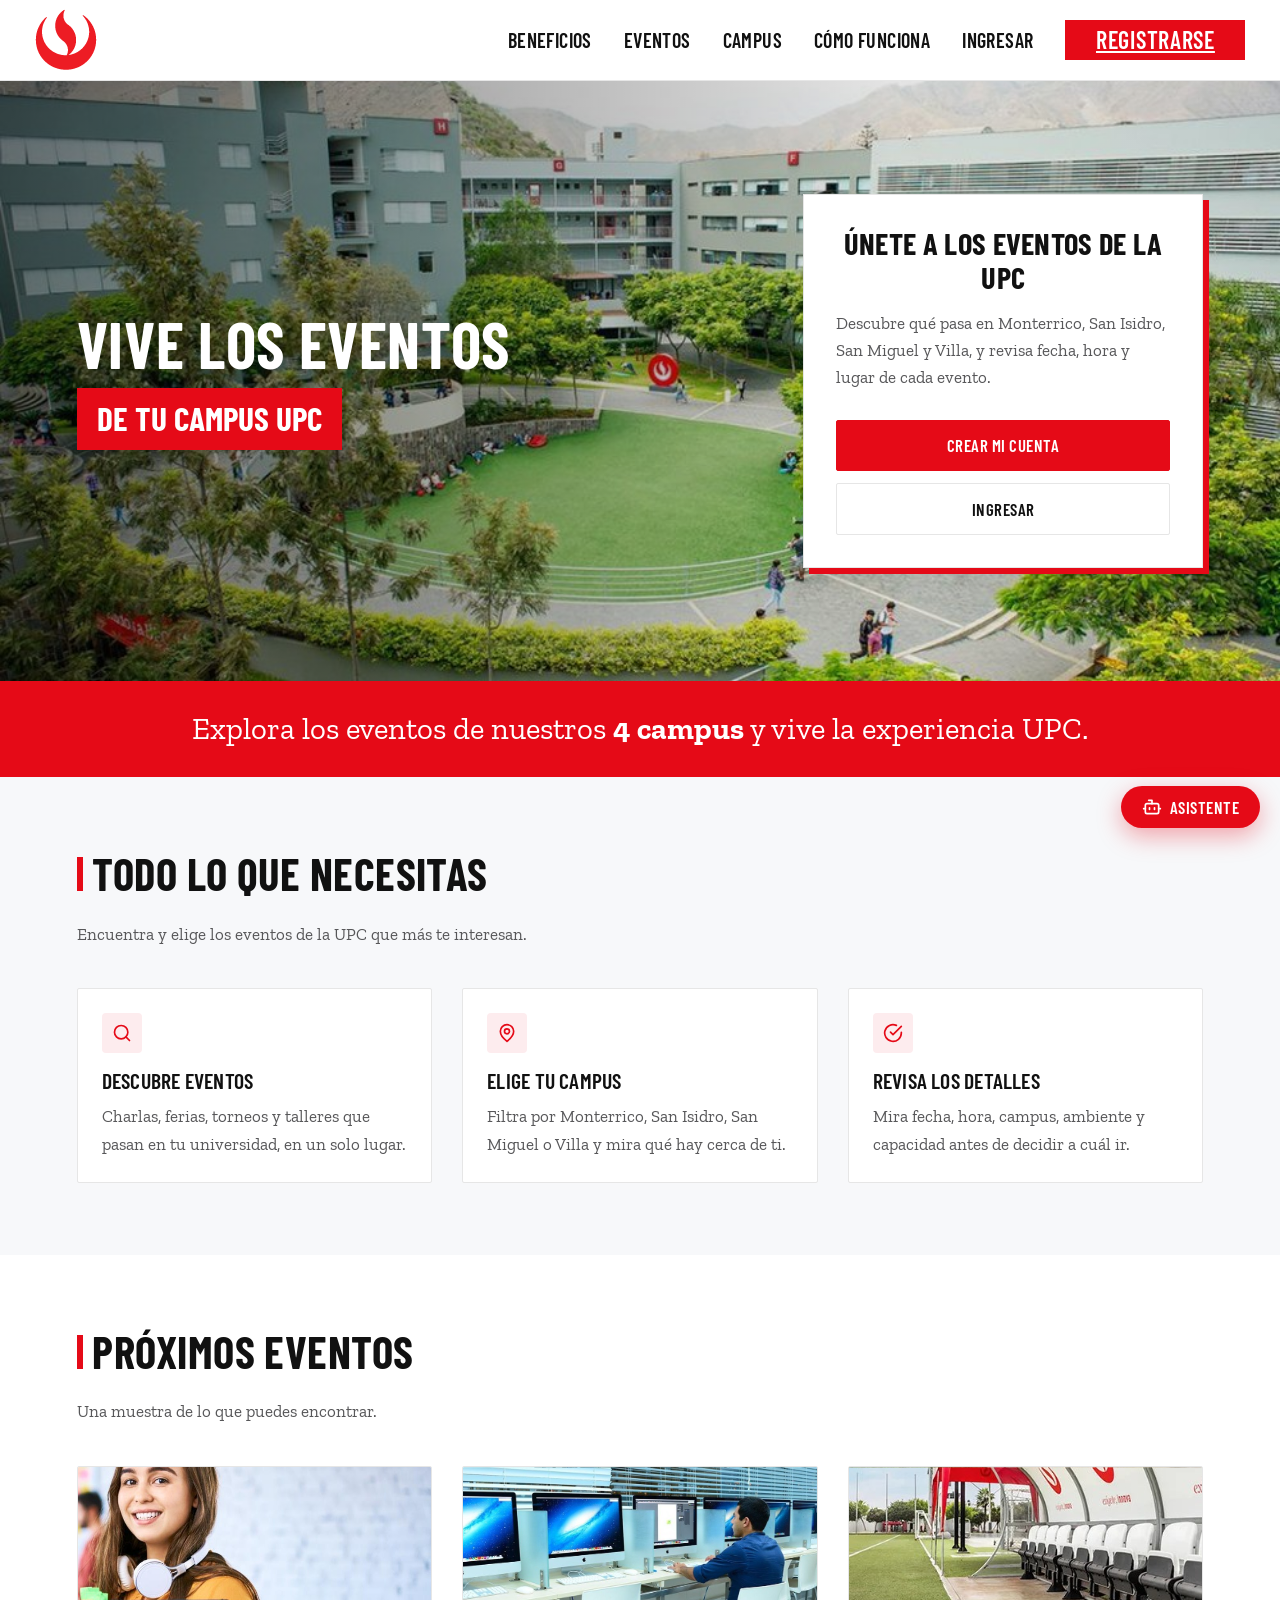
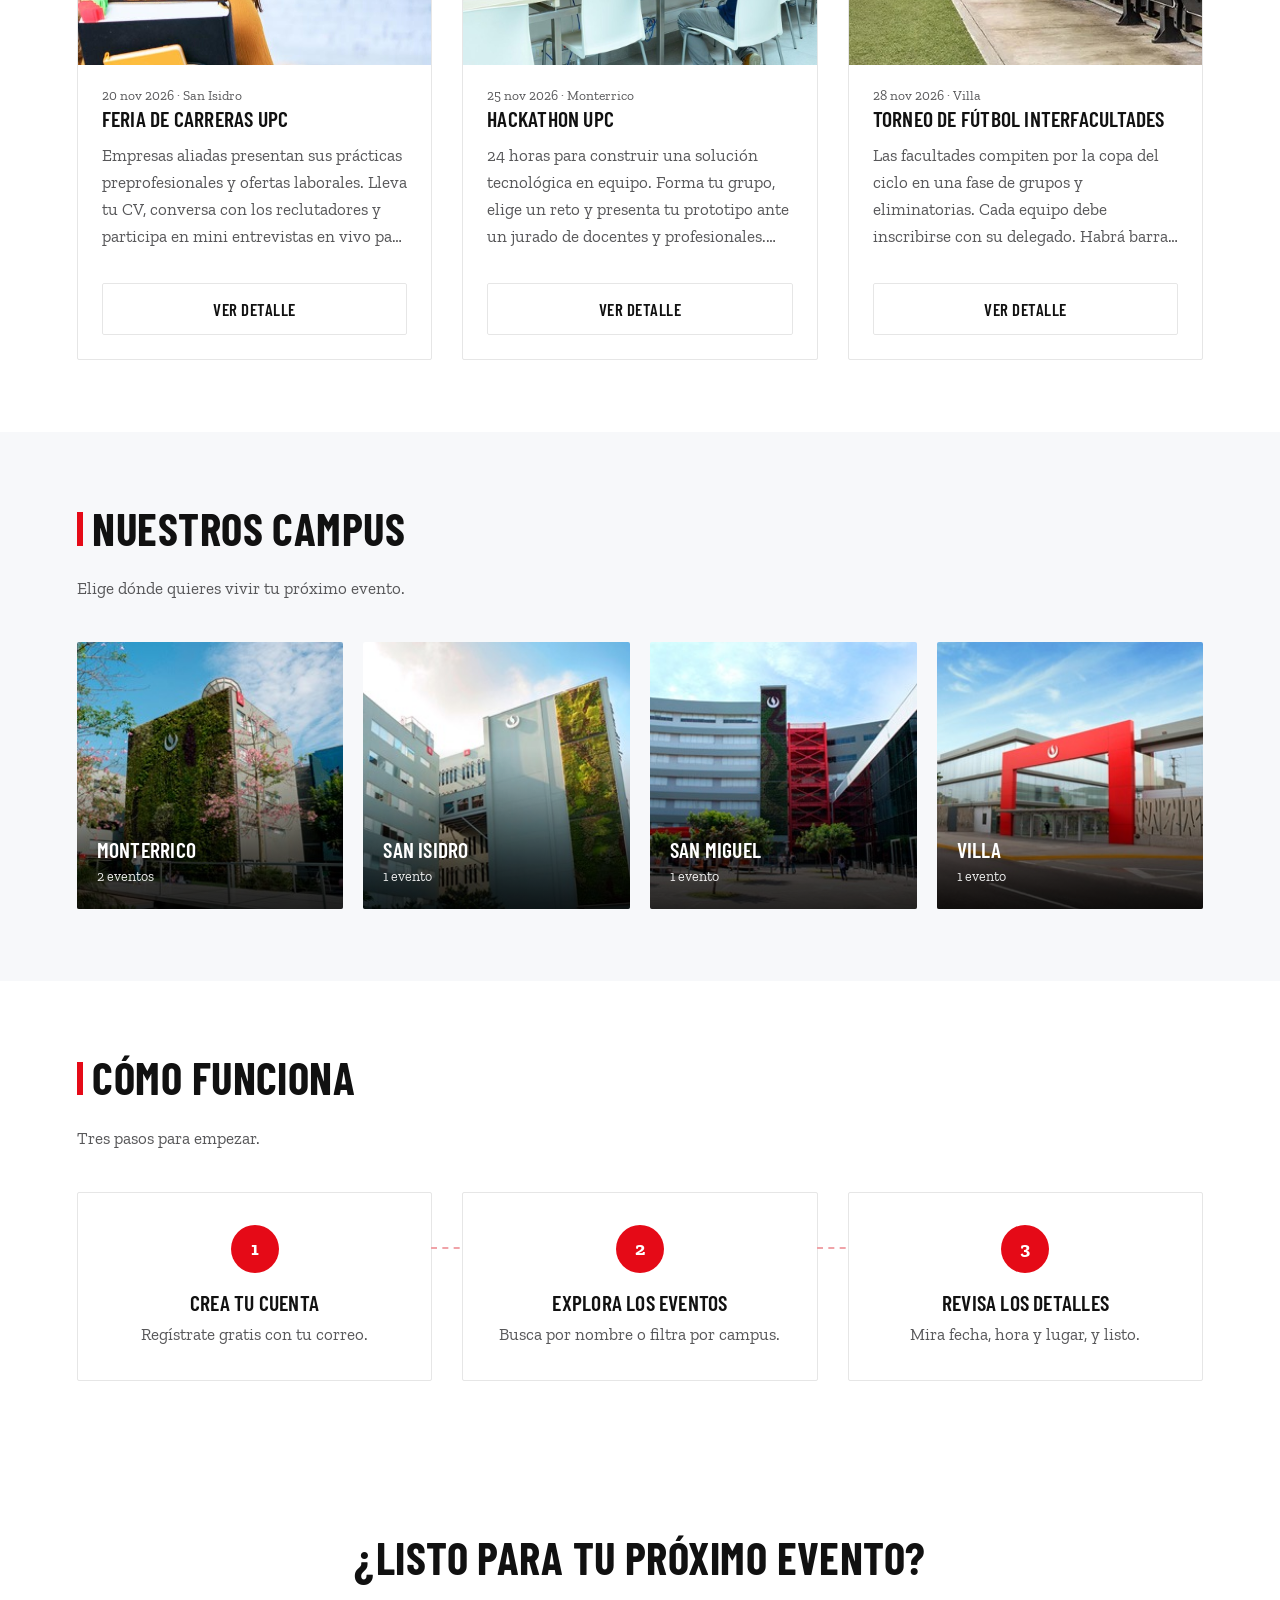
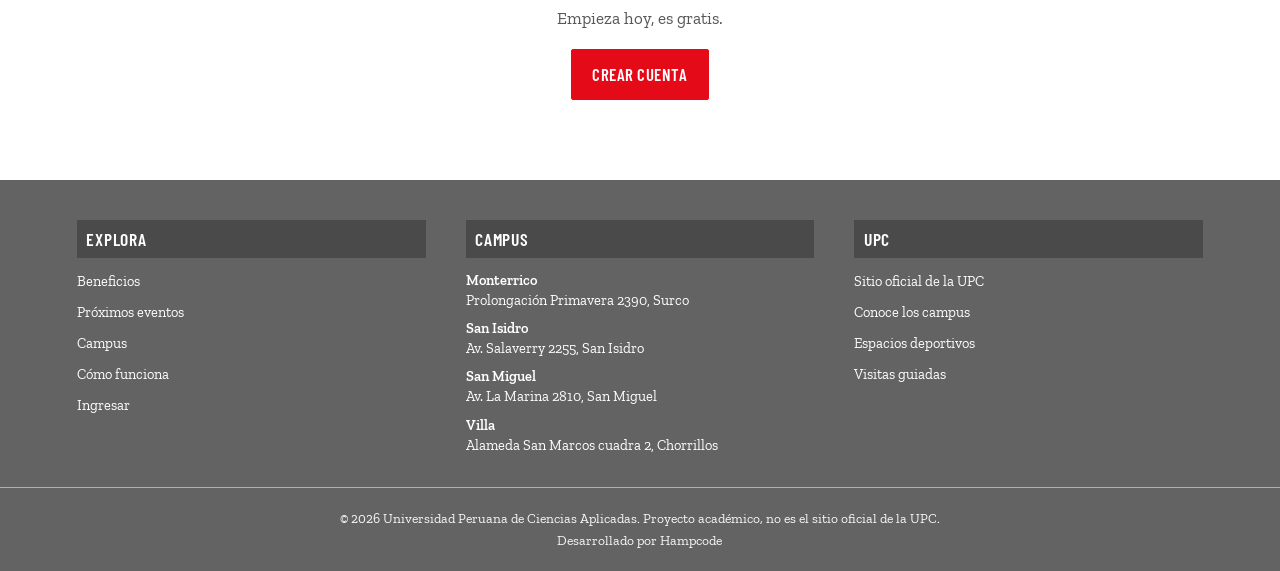
<file: index.html>
<!DOCTYPE html>
<html lang="es">
<head>
    <meta charset="UTF-8">
    <meta name="viewport" content="width=device-width, initial-scale=1.0">
    <title>Universidad Peruana de Ciencias Aplicadas | UPC</title>
    <meta name="description" content="Descubre los eventos de los campus de la UPC y mira todos sus detalles.">
    <link rel="icon" type="image/png" href="img/favicon-upc.png">
    <link rel="stylesheet" href="css/style.css">
</head>
<body>
    <header class="navbar">
        <div class="container">
            <a href="index.html" class="logo"><img src="img/favicon-upc.png" alt="UPC - Ir al inicio"></a>
            <input type="checkbox" id="menu-abierto" class="menu-toggle" aria-hidden="true">
            <label for="menu-abierto" class="menu-btn" aria-label="Abrir menú"><span></span><span></span><span></span></label>
            <nav class="nav-links">
                <a href="#beneficios">Beneficios</a>
                <a href="#eventos">Eventos</a>
                <a href="#campus">Campus</a>
                <a href="#como-funciona">Cómo funciona</a>
                <a href="pages/auth/login.html">Ingresar</a>
                <a href="pages/auth/sigin.html" class="btn btn-primary">Registrarse</a>
            </nav>
        </div>
    </header>

    <main>
        <section class="hero">
            <div class="container hero-contenido">
                <div class="hero-text">
                    <h1>Vive los eventos</h1>
                    <p class="hero-etiqueta">de tu campus UPC</p>
                </div>
                <aside class="hero-card">
                    <h2>Únete a los eventos de la UPC</h2>
                    <p>Descubre qué pasa en Monterrico, San Isidro, San Miguel y Villa, y revisa fecha, hora y lugar de cada evento.</p>
                    <a href="pages/auth/sigin.html" class="btn btn-primary btn-block">Crear mi cuenta</a>
                    <a href="pages/auth/login.html" class="btn btn-block">Ingresar</a>
                </aside>
            </div>
        </section>

        <section class="banda">
            <div class="container">
                <p>Explora los eventos de nuestros <strong>4 campus</strong> y vive la experiencia UPC.</p>
            </div>
        </section>

        <section class="section section-soft" id="beneficios">
            <div class="container">
                <div class="section-head">
                    <h2>Todo lo que necesitas</h2>
                    <p>Encuentra y elige los eventos de la UPC que más te interesan.</p>
                </div>
                <div class="grid grid-3">
                    <article class="card">
                        <div class="icon"><svg viewBox="0 0 24 24" fill="none" stroke="currentColor" stroke-width="2" stroke-linecap="round" stroke-linejoin="round" aria-hidden="true"><circle cx="11" cy="11" r="8"/><path d="m21 21-4.3-4.3"/></svg></div>
                        <h3>Descubre eventos</h3>
                        <p>Charlas, ferias, torneos y talleres que pasan en tu universidad, en un solo lugar.</p>
                    </article>
                    <article class="card">
                        <div class="icon"><svg viewBox="0 0 24 24" fill="none" stroke="currentColor" stroke-width="2" stroke-linecap="round" stroke-linejoin="round" aria-hidden="true"><path d="M20 10c0 6-8 12-8 12s-8-6-8-12a8 8 0 0 1 16 0z"/><circle cx="12" cy="10" r="3"/></svg></div>
                        <h3>Elige tu campus</h3>
                        <p>Filtra por Monterrico, San Isidro, San Miguel o Villa y mira qué hay cerca de ti.</p>
                    </article>
                    <article class="card">
                        <div class="icon"><svg viewBox="0 0 24 24" fill="none" stroke="currentColor" stroke-width="2" stroke-linecap="round" stroke-linejoin="round" aria-hidden="true"><path d="M22 11.08V12a10 10 0 1 1-5.93-9.14"/><path d="m9 11 3 3L22 4"/></svg></div>
                        <h3>Revisa los detalles</h3>
                        <p>Mira fecha, hora, campus, ambiente y capacidad antes de decidir a cuál ir.</p>
                    </article>
                </div>
            </div>
        </section>

        <section class="section" id="eventos">
            <div class="container">
                <div class="section-head">
                    <h2>Próximos eventos</h2>
                    <p>Una muestra de lo que puedes encontrar.</p>
                </div>
                <div class="grid grid-3">
                    <article class="card event-card">
                        <div class="event-cover" style="background-image: url('img/eventos/trabajo-grupal.jpg')"></div>
                        <div class="event-body">
                            <p class="event-meta">20 nov 2026 · San Isidro</p>
                            <h3>Feria de Carreras UPC</h3>
                            <p>Empresas aliadas presentan sus prácticas preprofesionales y ofertas laborales. Lleva tu CV, conversa con los reclutadores y participa en mini entrevistas en vivo para conocer qué buscan.</p>
                            <a href="pages/participante/evento.html" class="btn btn-block">Ver detalle</a>
                        </div>
                    </article>
                    <article class="card event-card">
                        <div class="event-cover" style="background-image: url('img/eventos/computo.jpg')"></div>
                        <div class="event-body">
                            <p class="event-meta">25 nov 2026 · Monterrico</p>
                            <h3>Hackathon UPC</h3>
                            <p>24 horas para construir una solución tecnológica en equipo. Forma tu grupo, elige un reto y presenta tu prototipo ante un jurado de docentes y profesionales. Habrá mentorías, snacks y premios para los mejores proyectos.</p>
                            <a href="pages/participante/evento.html" class="btn btn-block">Ver detalle</a>
                        </div>
                    </article>
                    <article class="card event-card">
                        <div class="event-cover" style="background-image: url('img/eventos/cancha.jpg')"></div>
                        <div class="event-body">
                            <p class="event-meta">28 nov 2026 · Villa</p>
                            <h3>Torneo de Fútbol Interfacultades</h3>
                            <p>Las facultades compiten por la copa del ciclo en una fase de grupos y eliminatorias. Cada equipo debe inscribirse con su delegado. Habrá barras, arbitraje oficial y premiación al final de la jornada.</p>
                            <a href="pages/participante/evento.html" class="btn btn-block">Ver detalle</a>
                        </div>
                    </article>
                </div>
            </div>
        </section>

        <section class="section section-soft" id="campus">
            <div class="container">
                <div class="section-head">
                    <h2>Nuestros campus</h2>
                    <p>Elige dónde quieres vivir tu próximo evento.</p>
                </div>
                <div class="campus-grid">
                    <a href="pages/auth/login.html" class="campus-card campus-monterrico">
                        <div class="campus-info"><h3>Monterrico</h3><span class="campus-total">2 eventos</span></div>
                    </a>
                    <a href="pages/auth/login.html" class="campus-card campus-san-isidro">
                        <div class="campus-info"><h3>San Isidro</h3><span class="campus-total">1 evento</span></div>
                    </a>
                    <a href="pages/auth/login.html" class="campus-card campus-san-miguel">
                        <div class="campus-info"><h3>San Miguel</h3><span class="campus-total">1 evento</span></div>
                    </a>
                    <a href="pages/auth/login.html" class="campus-card campus-villa">
                        <div class="campus-info"><h3>Villa</h3><span class="campus-total">1 evento</span></div>
                    </a>
                </div>
            </div>
        </section>

        <section class="section" id="como-funciona">
            <div class="container">
                <div class="section-head">
                    <h2>Cómo funciona</h2>
                    <p>Tres pasos para empezar.</p>
                </div>
                <div class="grid grid-3 steps">
                    <div class="step">
                        <h3>Crea tu cuenta</h3>
                        <p>Regístrate gratis con tu correo.</p>
                    </div>
                    <div class="step">
                        <h3>Explora los eventos</h3>
                        <p>Busca por nombre o filtra por campus.</p>
                    </div>
                    <div class="step">
                        <h3>Revisa los detalles</h3>
                        <p>Mira fecha, hora y lugar, y listo.</p>
                    </div>
                </div>
            </div>
        </section>

        <section class="cta">
            <div class="container">
                <h2>¿Listo para tu próximo evento?</h2>
                <p>Empieza hoy, es gratis.</p>
                <a href="pages/auth/sigin.html" class="btn btn-primary">Crear cuenta</a>
            </div>
        </section>
    </main>

    <footer class="footer">
        <div class="container footer-grid">
            <div>
                <h4>Explora</h4>
                <ul>
                    <li><a href="#beneficios">Beneficios</a></li>
                    <li><a href="#eventos">Próximos eventos</a></li>
                    <li><a href="#campus">Campus</a></li>
                    <li><a href="#como-funciona">Cómo funciona</a></li>
                    <li><a href="pages/auth/login.html">Ingresar</a></li>
                </ul>
            </div>

            <div>
                <h4>Campus</h4>
                <ul class="footer-campus">
                    <li><strong>Monterrico</strong>Prolongación Primavera 2390, Surco</li>
                    <li><strong>San Isidro</strong>Av. Salaverry 2255, San Isidro</li>
                    <li><strong>San Miguel</strong>Av. La Marina 2810, San Miguel</li>
                    <li><strong>Villa</strong>Alameda San Marcos cuadra 2, Chorrillos</li>
                </ul>
            </div>

            <div>
                <h4>UPC</h4>
                <ul>
                    <li><a href="https://www.upc.edu.pe/" target="_blank" rel="noopener">Sitio oficial de la UPC</a></li>
                    <li><a href="https://descubre.upc.edu.pe/conoce-mas-de-upc/campus-upc-instalaciones-infraestructura/" target="_blank" rel="noopener">Conoce los campus</a></li>
                    <li><a href="https://www.upc.edu.pe/servicios/vida-universitaria/espacios-deportivos/" target="_blank" rel="noopener">Espacios deportivos</a></li>
                    <li><a href="https://pregrado.upc.edu.pe/landings/eventos/visitas-guiadas/" target="_blank" rel="noopener">Visitas guiadas</a></li>
                </ul>
            </div>
        </div>

        <div class="footer-final">
            <div class="container">
                <span>© 2026 Universidad Peruana de Ciencias Aplicadas. Proyecto académico, no es el sitio oficial de la UPC.</span>
                <span>Desarrollado por Hampcode</span>
            </div>
        </div>
    </footer>

    <button type="button" class="asistente-boton" id="boton-chat">
        <svg viewBox="0 0 24 24" fill="none" stroke="currentColor" stroke-width="2" stroke-linecap="round" stroke-linejoin="round"><path d="M12 8V4H8"/><rect width="16" height="12" x="4" y="8" rx="2"/><path d="M2 14h2M20 14h2M15 13v2M9 13v2"/></svg>
        Asistente
    </button>

    <section class="asistente-ventana" id="ventana-chat" hidden>
        <div class="chat-head">
            <div><strong>Asistente</strong><span>Te ayuda a encontrar eventos</span></div>
            <button type="button" id="boton-cerrar-chat">Cerrar</button>
        </div>
        <div class="chat-msgs" id="mensajes">
            <div class="msg msg-bot">¡Hola! Cuéntame qué tipo de evento buscas.</div>
        </div>
        <form class="chat-form" id="formulario-chat">
            <input type="text" id="texto-chat" placeholder="Escribe tu pregunta…" autocomplete="off" required>
            <button type="button" class="btn" id="boton-microfono" title="Pulsa y habla">🎤</button>
            <button type="submit" class="btn btn-primary">Enviar</button>
        </form>
    </section>

    <script src="js/localstorage.js"></script>
    <script src="js/events.js"></script>
    <script src="js/agent.js"></script>
</body>
</html>
</file>
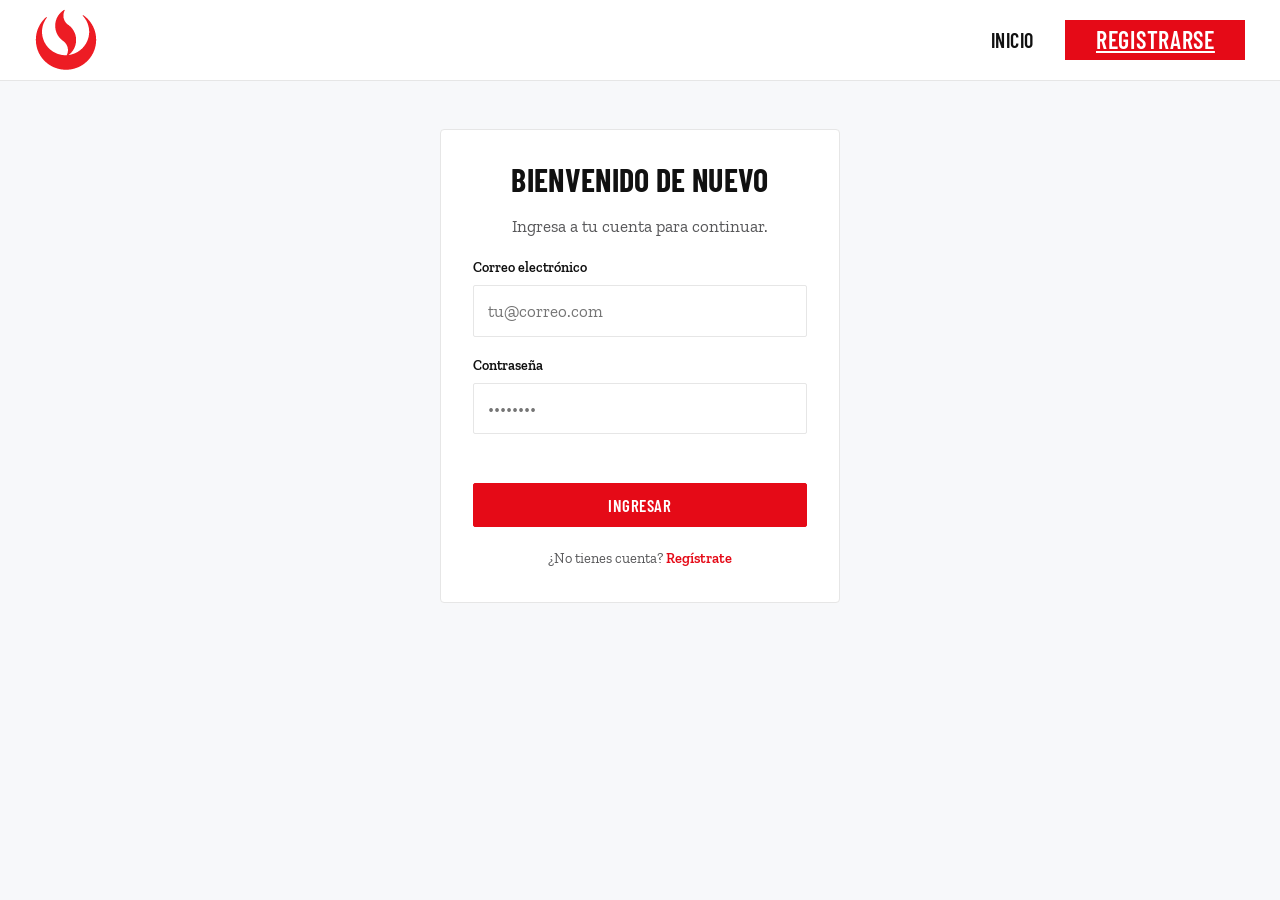
<file: pages/auth/login.html>
<!DOCTYPE html>
<html lang="es">
<head>
    <meta charset="UTF-8">
    <meta name="viewport" content="width=device-width, initial-scale=1.0">
    <title>Ingresar | UPC</title>
    <link rel="icon" type="image/png" href="../../img/favicon-upc.png">
    <link rel="stylesheet" href="../../css/style.css">
</head>
<body class="auth-page">
        <header class="navbar">
        <div class="container">
            <a href="../../index.html" class="logo"><img src="../../img/favicon-upc.png" alt="UPC - Ir al inicio"></a>
            <input type="checkbox" id="menu-abierto" class="menu-toggle" aria-hidden="true">
            <label for="menu-abierto" class="menu-btn" aria-label="Abrir menú"><span></span><span></span><span></span></label>
            <nav class="nav-links">
                <a href="../../index.html">Inicio</a>
                <a href="sigin.html" class="btn btn-primary">Registrarse</a>
            </nav>
        </div>
    </header>

    <main class="auth-box">
        <h1>Bienvenido de nuevo</h1>
        <p>Ingresa a tu cuenta para continuar.</p>

        <form id="formulario-login">
            <div class="field">
                <label for="correo">Correo electrónico</label>
                <input type="email" id="correo" name="correo" placeholder="tu@correo.com" required>
            </div>
            <div class="field">
                <label for="contrasena">Contraseña</label>
                <input type="password" id="contrasena" name="contrasena" placeholder="••••••••" required>
            </div>
            <p class="form-error" id="mensaje-error"></p>
            <button type="submit" class="btn btn-primary btn-block">Ingresar</button>
        </form>

        <p class="auth-foot">¿No tienes cuenta? <a href="sigin.html">Regístrate</a></p>
    </main>
    <script src="../../js/localstorage.js"></script>
    <script src="../../js/auth.js"></script>
</body>
</html>
</file>
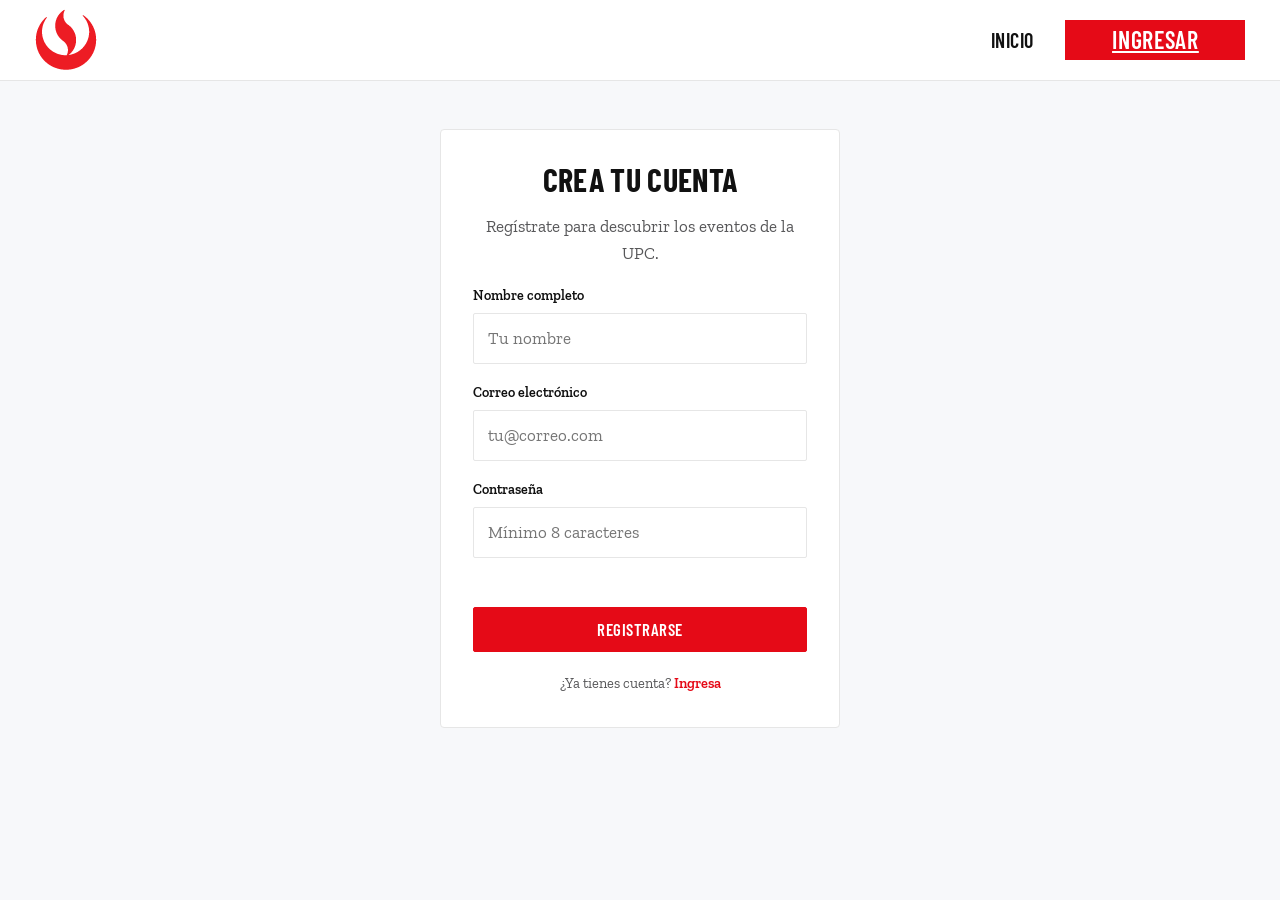
<file: pages/auth/sigin.html>
<!DOCTYPE html>
<html lang="es">
<head>
    <meta charset="UTF-8">
    <meta name="viewport" content="width=device-width, initial-scale=1.0">
    <title>Registrarse | UPC</title>
    <link rel="icon" type="image/png" href="../../img/favicon-upc.png">
    <link rel="stylesheet" href="../../css/style.css">
</head>
<body class="auth-page">
        <header class="navbar">
        <div class="container">
            <a href="../../index.html" class="logo"><img src="../../img/favicon-upc.png" alt="UPC - Ir al inicio"></a>
            <input type="checkbox" id="menu-abierto" class="menu-toggle" aria-hidden="true">
            <label for="menu-abierto" class="menu-btn" aria-label="Abrir menú"><span></span><span></span><span></span></label>
            <nav class="nav-links">
                <a href="../../index.html">Inicio</a>
                <a href="login.html" class="btn btn-primary">Ingresar</a>
            </nav>
        </div>
    </header>

    <main class="auth-box">
        <h1>Crea tu cuenta</h1>
        <p>Regístrate para descubrir los eventos de la UPC.</p>

        <form id="formulario-registro">
            <div class="field">
                <label for="nombre">Nombre completo</label>
                <input type="text" id="nombre" name="nombre" placeholder="Tu nombre" required>
            </div>
            <div class="field">
                <label for="correo">Correo electrónico</label>
                <input type="email" id="correo" name="correo" placeholder="tu@correo.com" required>
            </div>
            <div class="field">
                <label for="contrasena">Contraseña</label>
                <input type="password" id="contrasena" name="contrasena" placeholder="Mínimo 8 caracteres" minlength="8" required>
            </div>
            <p class="form-error" id="mensaje-error"></p>
            <button type="submit" class="btn btn-primary btn-block">Registrarse</button>
        </form>

        <p class="auth-foot">¿Ya tienes cuenta? <a href="login.html">Ingresa</a></p>
    </main>
    <script src="../../js/localstorage.js"></script>
    <script src="../../js/auth.js"></script>
</body>
</html>
</file>
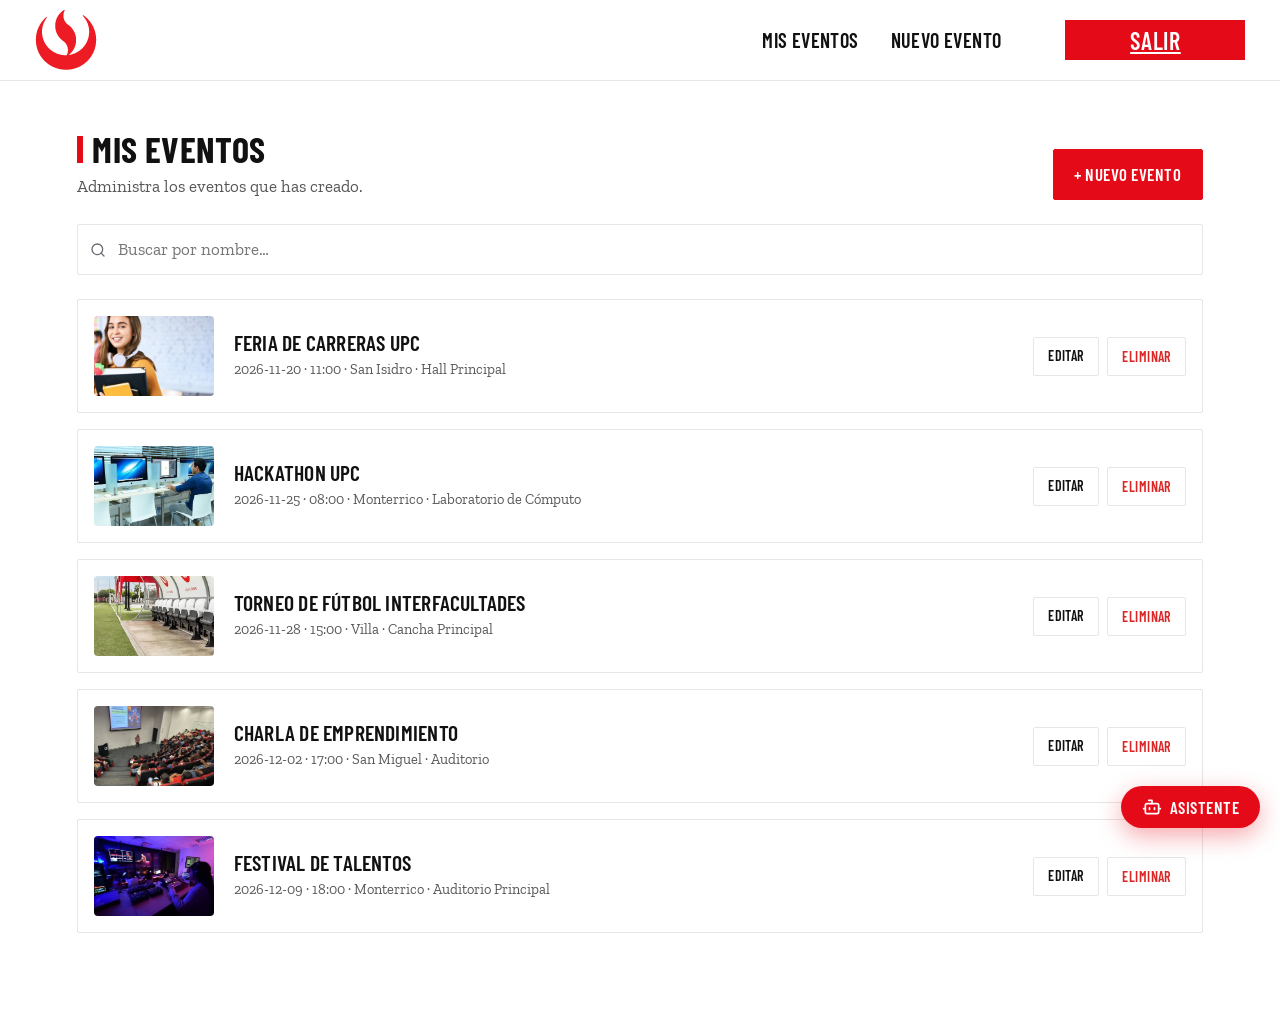
<file: pages/organizador/edit-event.html>
<!DOCTYPE html>
<html lang="es">
<head>
    <meta charset="UTF-8">
    <meta name="viewport" content="width=device-width, initial-scale=1.0">
    <title>Editar evento | UPC</title>
    <link rel="icon" type="image/png" href="../../img/favicon-upc.png">
    <link rel="stylesheet" href="../../css/style.css">
</head>
<body>
    <header class="navbar">
        <div class="container">
            <a href="../../index.html" class="logo"><img src="../../img/favicon-upc.png" alt="UPC - Ir al inicio"></a>
            <input type="checkbox" id="menu-abierto" class="menu-toggle" aria-hidden="true">
            <label for="menu-abierto" class="menu-btn" aria-label="Abrir menú"><span></span><span></span><span></span></label>
            <nav class="nav-links">
                <a href="events.html">Mis eventos</a>
                <a href="new-event.html">Nuevo evento</a>
                <span class="usuario" id="nombre-usuario"></span>
                <button type="button" class="btn btn-primary" id="boton-salir">Salir</button>
            </nav>
        </div>
    </header>

    <main class="container page page-narrow">
        <a href="events.html" class="back">← Volver</a>
        <h1>Editar evento</h1>
        <p>Actualiza la información de tu evento.</p>

        <form class="form-layout" id="formulario-evento">

            <!-- Qué es -->
            <div class="field">
                <label for="titulo">Título</label>
                <input type="text" id="titulo" name="titulo" placeholder="Ej. Meetup de Tecnología" required>
            </div>
            <div class="field">
                <label for="descripcion">Descripción</label>
                <textarea id="descripcion" name="descripcion" placeholder="Cuéntale a la gente de qué trata" required></textarea>
            </div>

            <!-- Cuándo -->
            <div class="row">
                <div class="field">
                    <label for="fecha">Fecha</label>
                    <input type="date" id="fecha" name="fecha" required>
                </div>
                <div class="field">
                    <label for="hora">Hora</label>
                    <input type="time" id="hora" name="hora" required>
                </div>
            </div>

            <!-- Dónde -->
            <div class="row">
                <div class="field">
                    <label for="campus">Campus</label>
                    <select id="campus" name="campus" required>
                        <option value="">Selecciona un campus</option>
                        <option>Monterrico</option>
                        <option>San Isidro</option>
                        <option>San Miguel</option>
                        <option>Villa</option>
                    </select>
                </div>
                <div class="field">
                    <label for="ambiente">Ambiente</label>
                    <input type="text" id="ambiente" name="ambiente" placeholder="Ej. Auditorio, Aula B-301" required>
                </div>
            </div>

            <!-- Cuánta gente -->
            <div class="field">
                <label for="capacidad">Capacidad</label>
                <input type="number" id="capacidad" name="capacidad" min="1" placeholder="50" required>
            </div>

            <!-- Imagen por defecto -->
            <input type="hidden" id="imagen" name="imagen" value="/img/eventos/campus-aereo.jpg">

            <!-- Botones -->
            <div class="form-actions">
                <button type="button" id="boton-eliminar" class="btn btn-danger">Eliminar</button>
                <div class="group">
                    <a href="events.html" class="btn">Cancelar</a>
                    <button type="submit" class="btn btn-primary">Guardar cambios</button>
                </div>
            </div>
        </form>
    </main>

    <script src="../../js/localstorage.js"></script>
    <script src="../../js/events.js"></script>
    <script src="../../js/auth.js"></script>
</body>
</html>
</file>
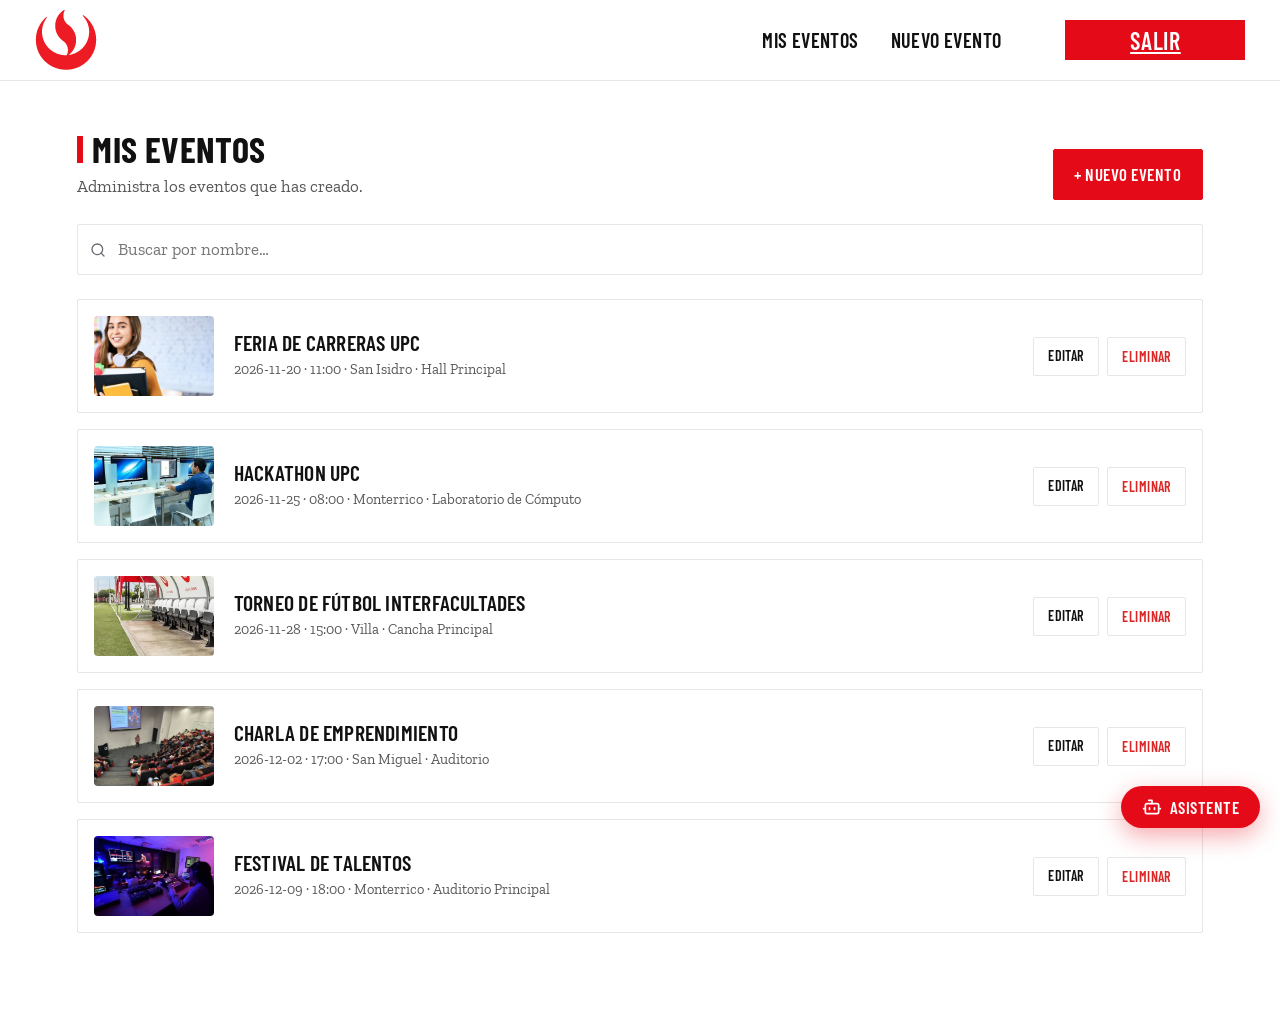
<file: pages/organizador/events.html>
<!DOCTYPE html>
<html lang="es">
<head>
    <meta charset="UTF-8">
    <meta name="viewport" content="width=device-width, initial-scale=1.0">
    <title>Mis eventos | UPC</title>
    <link rel="icon" type="image/png" href="../../img/favicon-upc.png">
    <link rel="stylesheet" href="../../css/style.css">
</head>
<body>
    <header class="navbar">
        <div class="container">
            <a href="../../index.html" class="logo"><img src="../../img/favicon-upc.png" alt="UPC - Ir al inicio"></a>
            <input type="checkbox" id="menu-abierto" class="menu-toggle" aria-hidden="true">
            <label for="menu-abierto" class="menu-btn" aria-label="Abrir menú"><span></span><span></span><span></span></label>
            <nav class="nav-links">
                <a href="events.html">Mis eventos</a>
                <a href="new-event.html">Nuevo evento</a>
                <span class="usuario" id="nombre-usuario"></span>
                <button type="button" class="btn btn-primary" id="boton-salir">Salir</button>
            </nav>
        </div>
    </header>

    <main class="container page">
        <div class="page-head">
            <div>
                <h1>Mis eventos</h1>
                <p>Administra los eventos que has creado.</p>
            </div>
            <a href="new-event.html" class="btn btn-primary">+ Nuevo evento</a>
        </div>

        <div class="toolbar">
            <div class="search">
                <input type="search" id="buscador" placeholder="Buscar por nombre…" aria-label="Buscar eventos">
            </div>
        </div>

        <div class="event-list" id="lista-eventos"></div>
    </main>

    <button type="button" class="asistente-boton" id="boton-chat">
        <svg viewBox="0 0 24 24" fill="none" stroke="currentColor" stroke-width="2" stroke-linecap="round" stroke-linejoin="round"><path d="M12 8V4H8"/><rect width="16" height="12" x="4" y="8" rx="2"/><path d="M2 14h2M20 14h2M15 13v2M9 13v2"/></svg>
        Asistente
    </button>

    <section class="asistente-ventana" id="ventana-chat" hidden>
        <div class="chat-head">
            <div><strong>Asistente</strong><span>Te ayuda a gestionar eventos</span></div>
            <button type="button" id="boton-cerrar-chat">Cerrar</button>
        </div>
        <div class="chat-msgs" id="mensajes">
            <div class="msg msg-bot">¡Hola! Puedo ayudarte a crear un evento o revisar tus eventos.</div>
        </div>
        <form class="chat-form" id="formulario-chat">
            <input type="text" id="texto-chat" placeholder="Escribe tu pregunta…" autocomplete="off" required>
            <button type="button" class="btn" id="boton-microfono" title="Mantén pulsado para hablar">🎤</button>
            <button type="submit" class="btn btn-primary">Enviar</button>
        </form>
    </section>

    <script src="../../js/localstorage.js"></script>
    <script src="../../js/events.js"></script>
    <script src="../../js/auth.js"></script>
    <script src="../../js/agent.js"></script>
</body>
</html>
</file>
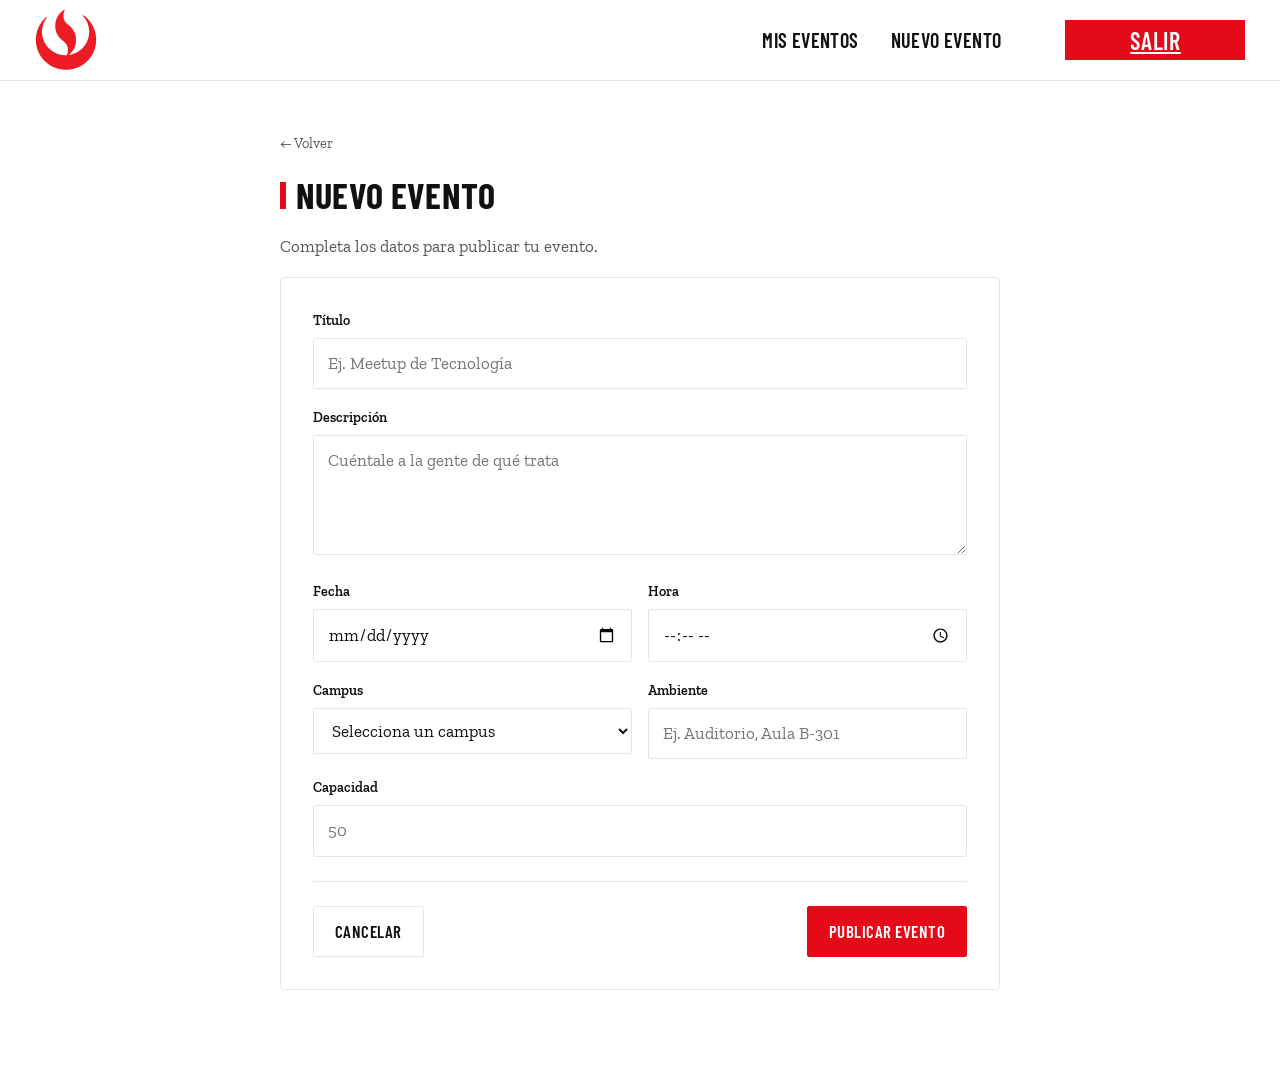
<file: pages/organizador/new-event.html>
<!DOCTYPE html>
<html lang="es">
<head>
    <meta charset="UTF-8">
    <meta name="viewport" content="width=device-width, initial-scale=1.0">
    <title>Nuevo evento | UPC</title>
    <link rel="icon" type="image/png" href="../../img/favicon-upc.png">
    <link rel="stylesheet" href="../../css/style.css">
</head>
<body>
    <header class="navbar">
        <div class="container">
            <a href="../../index.html" class="logo"><img src="../../img/favicon-upc.png" alt="UPC - Ir al inicio"></a>
            <input type="checkbox" id="menu-abierto" class="menu-toggle" aria-hidden="true">
            <label for="menu-abierto" class="menu-btn" aria-label="Abrir menú"><span></span><span></span><span></span></label>
            <nav class="nav-links">
                <a href="events.html">Mis eventos</a>
                <a href="new-event.html">Nuevo evento</a>
                <span class="usuario" id="nombre-usuario"></span>
                <button type="button" class="btn btn-primary" id="boton-salir">Salir</button>
            </nav>
        </div>
    </header>

    <main class="container page page-narrow">
        <a href="events.html" class="back">← Volver</a>
        <h1>Nuevo evento</h1>
        <p>Completa los datos para publicar tu evento.</p>

        <form class="form-layout" id="formulario-evento">

            <!-- Qué es -->
            <div class="field">
                <label for="titulo">Título</label>
                <input type="text" id="titulo" name="titulo" placeholder="Ej. Meetup de Tecnología" required>
            </div>
            <div class="field">
                <label for="descripcion">Descripción</label>
                <textarea id="descripcion" name="descripcion" placeholder="Cuéntale a la gente de qué trata" required></textarea>
            </div>

            <!-- Cuándo -->
            <div class="row">
                <div class="field">
                    <label for="fecha">Fecha</label>
                    <input type="date" id="fecha" name="fecha" required>
                </div>
                <div class="field">
                    <label for="hora">Hora</label>
                    <input type="time" id="hora" name="hora" required>
                </div>
            </div>

            <!-- Dónde -->
            <div class="row">
                <div class="field">
                    <label for="campus">Campus</label>
                    <select id="campus" name="campus" required>
                        <option value="">Selecciona un campus</option>
                        <option>Monterrico</option>
                        <option>San Isidro</option>
                        <option>San Miguel</option>
                        <option>Villa</option>
                    </select>
                </div>
                <div class="field">
                    <label for="ambiente">Ambiente</label>
                    <input type="text" id="ambiente" name="ambiente" placeholder="Ej. Auditorio, Aula B-301" required>
                </div>
            </div>

            <!-- Cuánta gente -->
            <div class="field">
                <label for="capacidad">Capacidad</label>
                <input type="number" id="capacidad" name="capacidad" min="1" placeholder="50" required>
            </div>

            <!-- Imagen por defecto -->
            <input type="hidden" id="imagen" name="imagen" value="/img/eventos/campus-aereo.jpg">

            <!-- Botones -->
            <div class="form-actions">
                <a href="events.html" class="btn">Cancelar</a>
                <button type="submit" class="btn btn-primary">Publicar evento</button>
            </div>
        </form>
    </main>

    <script src="../../js/localstorage.js"></script>
    <script src="../../js/events.js"></script>
    <script src="../../js/auth.js"></script>
</body>
</html>
</file>
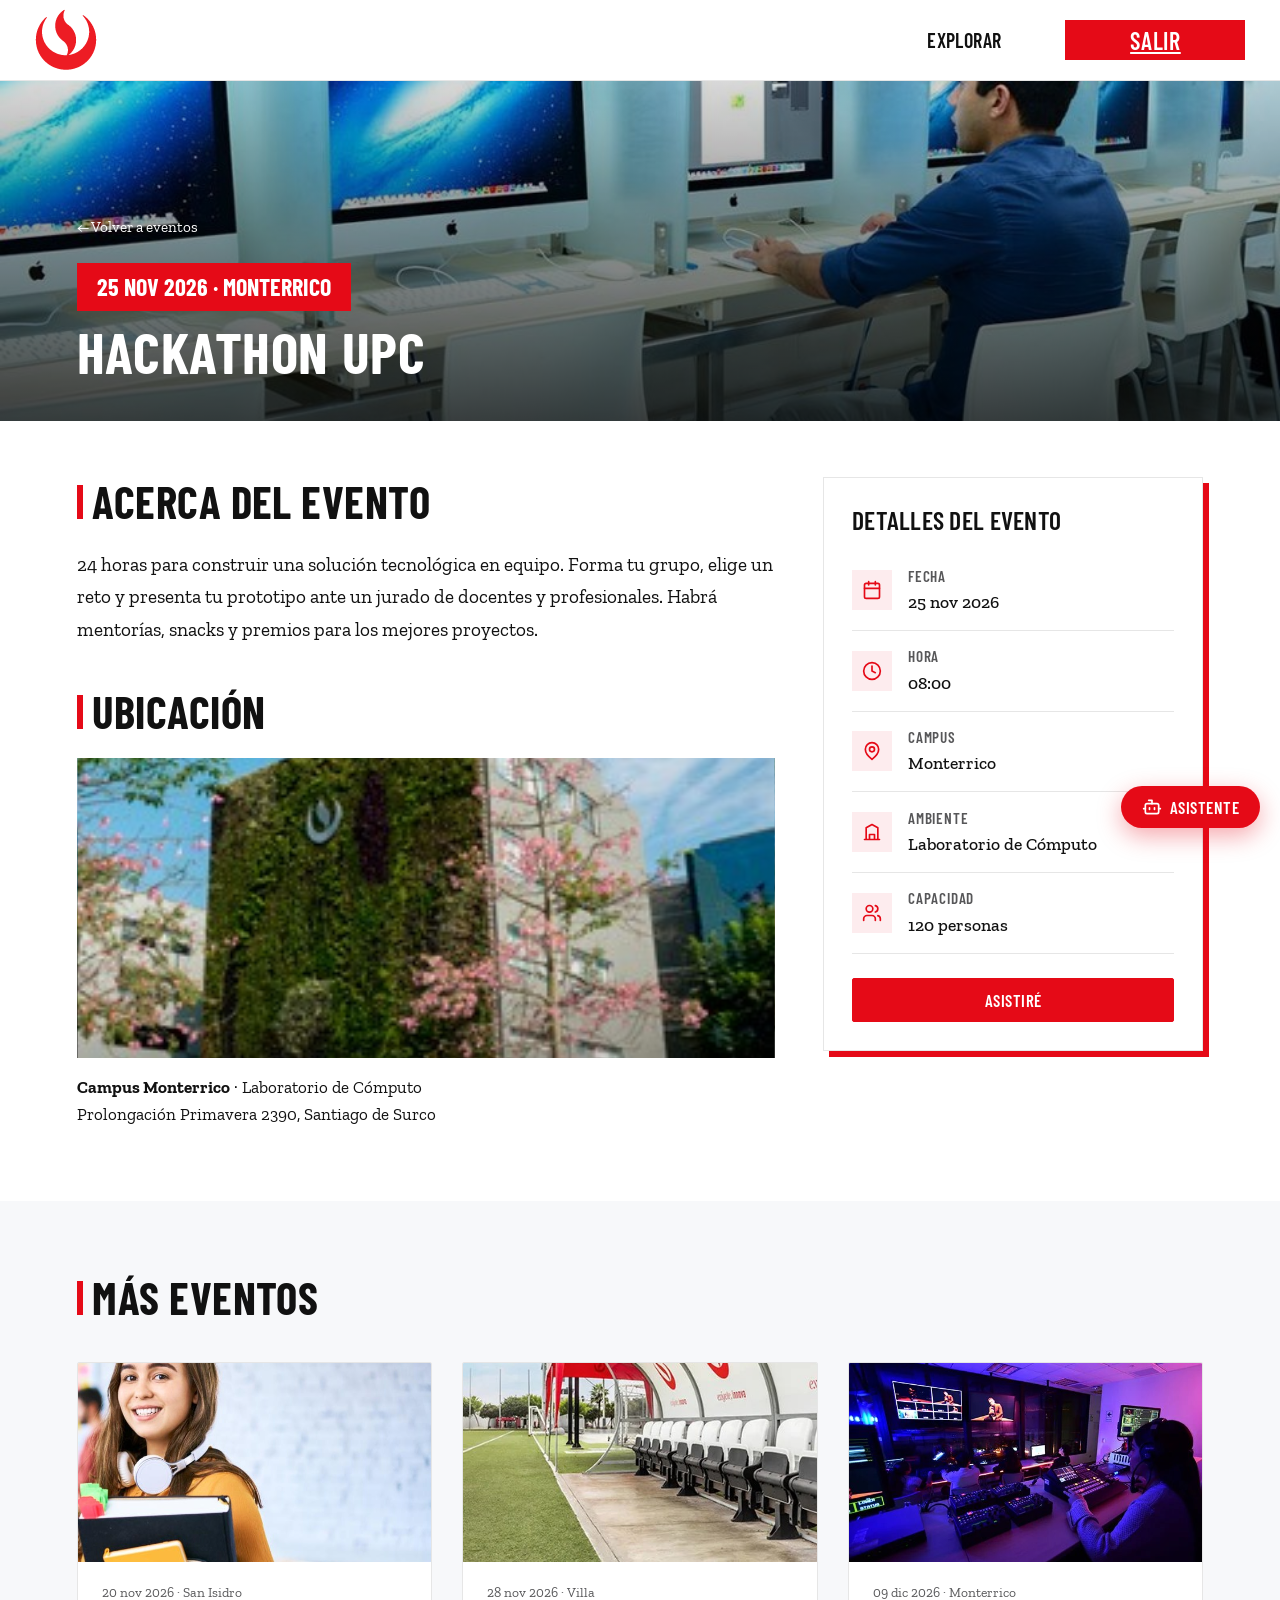
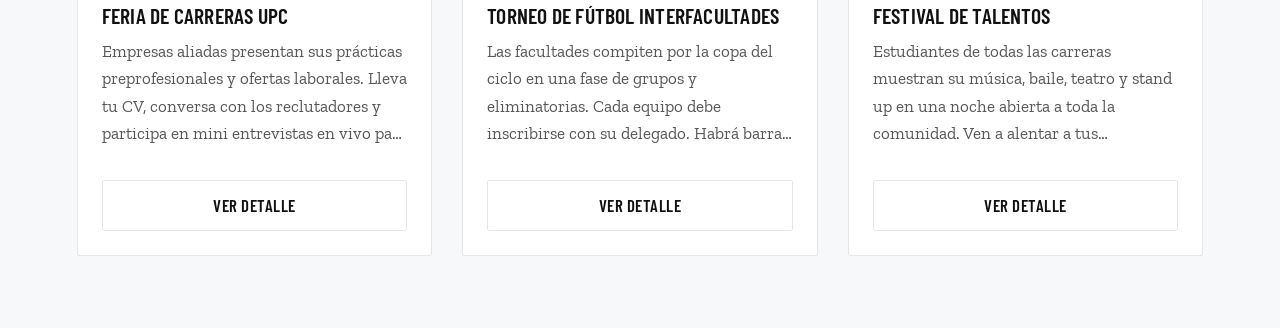
<file: pages/participante/evento.html>
<!DOCTYPE html>
<html lang="es">
<head>
    <meta charset="UTF-8">
    <meta name="viewport" content="width=device-width, initial-scale=1.0">
    <title>Hackathon UPC | UPC</title>
    <link rel="icon" type="image/png" href="../../img/favicon-upc.png">
    <link rel="stylesheet" href="../../css/style.css">
</head>
<body>
    <header class="navbar">
        <div class="container">
            <a href="../../index.html" class="logo"><img src="../../img/favicon-upc.png" alt="UPC - Ir al inicio"></a>
            <input type="checkbox" id="menu-abierto" class="menu-toggle" aria-hidden="true">
            <label for="menu-abierto" class="menu-btn" aria-label="Abrir menú"><span></span><span></span><span></span></label>
            <nav class="nav-links">
                <a href="explorar.html">Explorar</a>
                <span class="usuario" id="nombre-usuario"></span>
                <button type="button" class="btn btn-primary" id="boton-salir">Salir</button>
            </nav>
        </div>
    </header>

    <main>
        <section class="evento-portada" style="background-image: url('../../img/eventos/computo.jpg')">
            <div class="container">
                <a href="explorar.html" class="back-claro">← Volver a eventos</a>
                <p class="hero-etiqueta">25 nov 2026 · Monterrico</p>
                <h1>Hackathon UPC</h1>
            </div>
        </section>

        <section class="container detail">
            <div>
                <h2>Acerca del evento</h2>
                <p class="detail-texto">24 horas para construir una solución tecnológica en equipo. Forma tu grupo, elige un reto y presenta tu prototipo ante un jurado de docentes y profesionales. Habrá mentorías, snacks y premios para los mejores proyectos.</p>

                <h2>Ubicación</h2>
                <div class="ubicacion" style="background-image: url('../../img/campus-monterrico.jpg')" role="img" aria-label="Campus Monterrico"></div>
                <p class="detail-direccion"><strong>Campus Monterrico</strong> · Laboratorio de Cómputo<br>Prolongación Primavera 2390, Santiago de Surco</p>
            </div>
            <aside class="info-card">
                <h3>Detalles del evento</h3>
                <ul>
                    <li>
                        <span class="dato-icono"><svg viewBox="0 0 24 24" fill="none" stroke="currentColor" stroke-width="2" stroke-linecap="round" stroke-linejoin="round" aria-hidden="true"><rect x="3" y="4" width="18" height="18" rx="2"/><path d="M16 2v4M8 2v4M3 10h18"/></svg></span>
                        <div><small>Fecha</small><strong>25 nov 2026</strong></div>
                    </li>
                    <li>
                        <span class="dato-icono"><svg viewBox="0 0 24 24" fill="none" stroke="currentColor" stroke-width="2" stroke-linecap="round" stroke-linejoin="round" aria-hidden="true"><circle cx="12" cy="12" r="10"/><path d="M12 6v6l4 2"/></svg></span>
                        <div><small>Hora</small><strong>08:00</strong></div>
                    </li>
                    <li>
                        <span class="dato-icono"><svg viewBox="0 0 24 24" fill="none" stroke="currentColor" stroke-width="2" stroke-linecap="round" stroke-linejoin="round" aria-hidden="true"><path d="M20 10c0 6-8 12-8 12s-8-6-8-12a8 8 0 0 1 16 0z"/><circle cx="12" cy="10" r="3"/></svg></span>
                        <div><small>Campus</small><strong>Monterrico</strong></div>
                    </li>
                    <li>
                        <span class="dato-icono"><svg viewBox="0 0 24 24" fill="none" stroke="currentColor" stroke-width="2" stroke-linecap="round" stroke-linejoin="round" aria-hidden="true"><path d="M3 21h18M5 21V7l7-4 7 4v14M9 21v-6h6v6"/></svg></span>
                        <div><small>Ambiente</small><strong>Laboratorio de Cómputo</strong></div>
                    </li>
                    <li>
                        <span class="dato-icono"><svg viewBox="0 0 24 24" fill="none" stroke="currentColor" stroke-width="2" stroke-linecap="round" stroke-linejoin="round" aria-hidden="true"><path d="M16 21v-2a4 4 0 0 0-4-4H6a4 4 0 0 0-4 4v2"/><circle cx="9" cy="7" r="4"/><path d="M22 21v-2a4 4 0 0 0-3-3.87M16 3.13a4 4 0 0 1 0 7.75"/></svg></span>
                        <div><small>Capacidad</small><strong>120 personas</strong></div>
                    </li>
                </ul>
                <button type="button" class="btn btn-primary btn-block">Asistiré</button>
            </aside>
        </section>

        <section class="section section-soft">
            <div class="container">
                <div class="section-head">
                    <h2>Más eventos</h2>
                </div>
                <div class="grid grid-3">
                    <article class="card event-card">
                        <div class="event-cover" style="background-image: url('../../img/eventos/trabajo-grupal.jpg')"></div>
                        <div class="event-body">
                            <p class="event-meta">20 nov 2026 · San Isidro</p>
                            <h3>Feria de Carreras UPC</h3>
                            <p>Empresas aliadas presentan sus prácticas preprofesionales y ofertas laborales. Lleva tu CV, conversa con los reclutadores y participa en mini entrevistas en vivo para conocer qué buscan.</p>
                            <a href="evento.html" class="btn btn-block">Ver detalle</a>
                        </div>
                    </article>
                    <article class="card event-card">
                        <div class="event-cover" style="background-image: url('../../img/eventos/cancha.jpg')"></div>
                        <div class="event-body">
                            <p class="event-meta">28 nov 2026 · Villa</p>
                            <h3>Torneo de Fútbol Interfacultades</h3>
                            <p>Las facultades compiten por la copa del ciclo en una fase de grupos y eliminatorias. Cada equipo debe inscribirse con su delegado. Habrá barras, arbitraje oficial y premiación al final de la jornada.</p>
                            <a href="evento.html" class="btn btn-block">Ver detalle</a>
                        </div>
                    </article>
                    <article class="card event-card">
                        <div class="event-cover" style="background-image: url('../../img/eventos/luces.jpg')"></div>
                        <div class="event-body">
                            <p class="event-meta">09 dic 2026 · Monterrico</p>
                            <h3>Festival de Talentos</h3>
                            <p>Estudiantes de todas las carreras muestran su música, baile, teatro y stand up en una noche abierta a toda la comunidad. Ven a alentar a tus compañeros y descubre nuevos talentos del campus.</p>
                            <a href="evento.html" class="btn btn-block">Ver detalle</a>
                        </div>
                    </article>
                </div>
            </div>
        </section>
    </main>

    <button type="button" class="asistente-boton" id="boton-chat">
        <svg viewBox="0 0 24 24" fill="none" stroke="currentColor" stroke-width="2" stroke-linecap="round" stroke-linejoin="round"><path d="M12 8V4H8"/><rect width="16" height="12" x="4" y="8" rx="2"/><path d="M2 14h2M20 14h2M15 13v2M9 13v2"/></svg>
        Asistente
    </button>

    <section class="asistente-ventana" id="ventana-chat" hidden>
        <div class="chat-head">
            <div><strong>Asistente</strong><span>Te ayuda a encontrar eventos</span></div>
            <button type="button" id="boton-cerrar-chat">Cerrar</button>
        </div>
        <div class="chat-msgs" id="mensajes">
            <div class="msg msg-bot">¡Hola! Cuéntame qué tipo de evento buscas.</div>
        </div>
        <form class="chat-form" id="formulario-chat">
            <input type="text" id="texto-chat" placeholder="Escribe tu pregunta…" autocomplete="off" required>
            <button type="button" class="btn" id="boton-microfono" title="Pulsa y habla">🎤</button>
            <button type="submit" class="btn btn-primary">Enviar</button>
        </form>
    </section>

    <script src="../../js/localstorage.js"></script>
    <script src="../../js/events.js"></script>
    <script src="../../js/auth.js"></script>
    <script src="../../js/agent.js"></script>
</body>
</html>
</file>
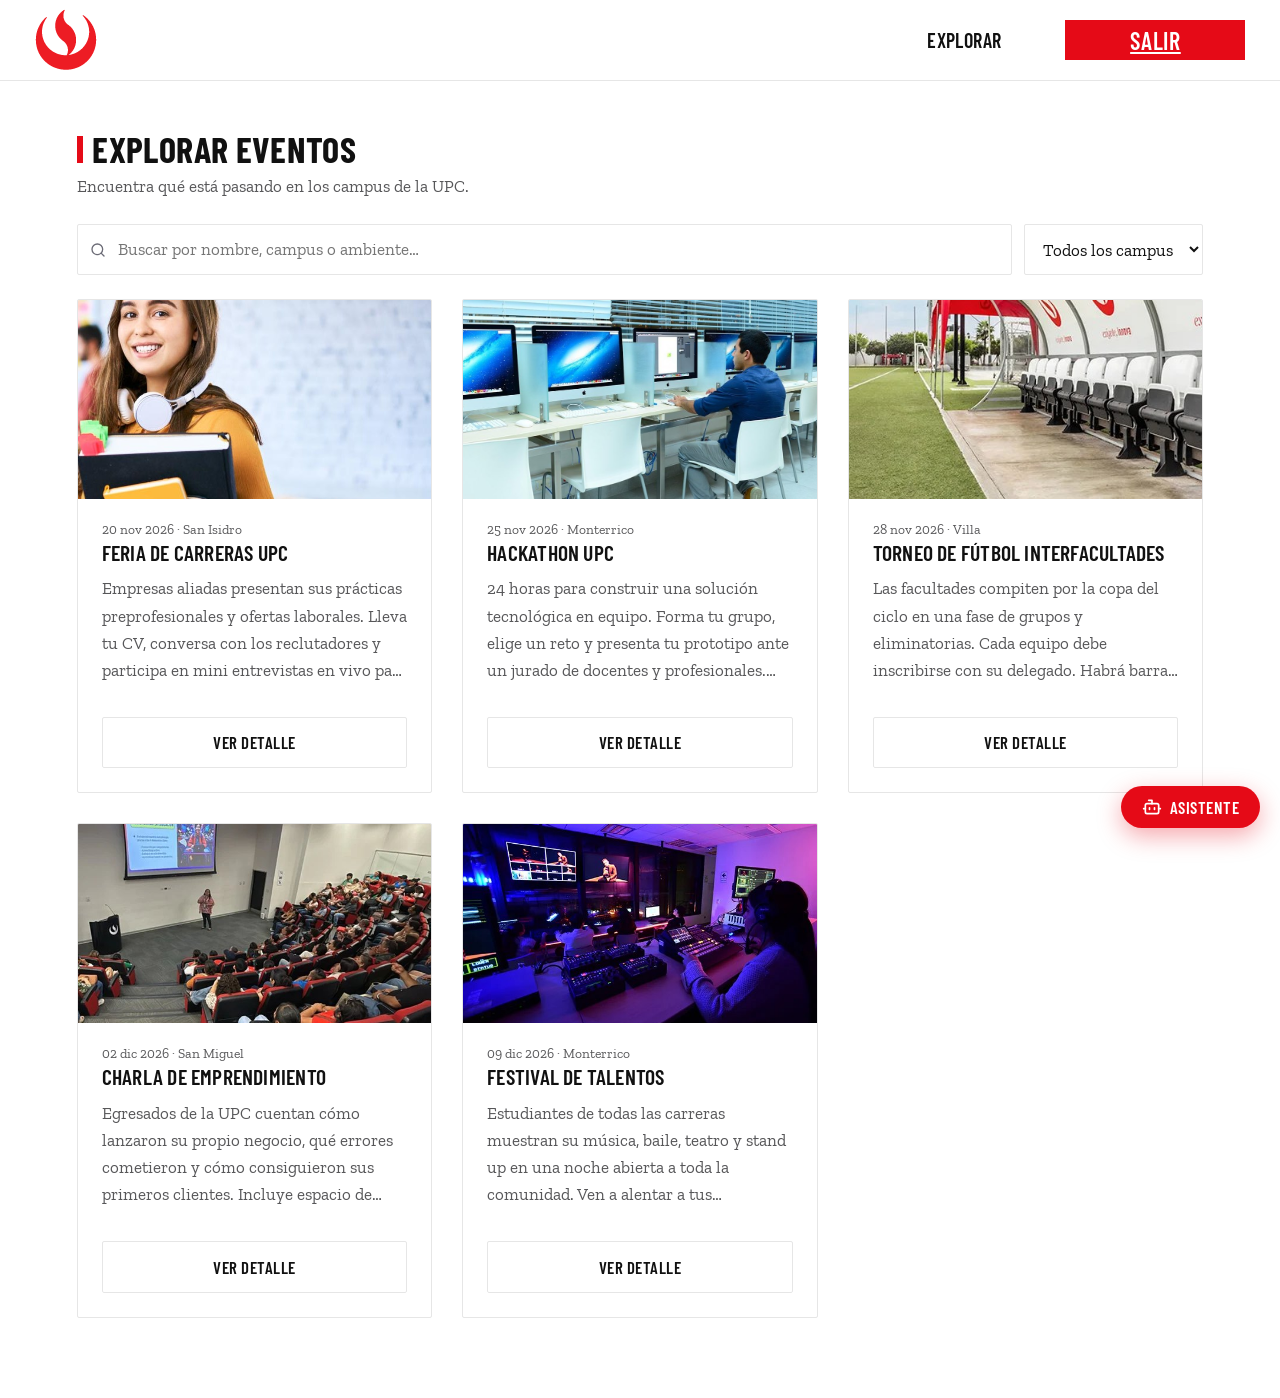
<file: pages/participante/explorar.html>
<!DOCTYPE html>
<html lang="es">
<head>
    <meta charset="UTF-8">
    <meta name="viewport" content="width=device-width, initial-scale=1.0">
    <title>Explorar eventos | UPC</title>
    <link rel="icon" type="image/png" href="../../img/favicon-upc.png">
    <link rel="stylesheet" href="../../css/style.css">
</head>
<body>
    <header class="navbar">
        <div class="container">
            <a href="../../index.html" class="logo"><img src="../../img/favicon-upc.png" alt="UPC - Ir al inicio"></a>
            <input type="checkbox" id="menu-abierto" class="menu-toggle" aria-hidden="true">
            <label for="menu-abierto" class="menu-btn" aria-label="Abrir menú"><span></span><span></span><span></span></label>
            <nav class="nav-links">
                <a href="explorar.html">Explorar</a>
                <span class="usuario" id="nombre-usuario"></span>
                <button type="button" class="btn btn-primary" id="boton-salir">Salir</button>
            </nav>
        </div>
    </header>

    <main class="container page">
        <div class="page-head">
            <div><h1>Explorar eventos</h1><p>Encuentra qué está pasando en los campus de la UPC.</p></div>
        </div>
        <div class="toolbar">
            <div class="search"><input type="search" placeholder="Buscar por nombre, campus o ambiente…" aria-label="Buscar eventos"></div>
            <select aria-label="Filtrar por campus">
                <option value="">Todos los campus</option>
                <option>Monterrico</option>
                <option>San Isidro</option>
                <option>San Miguel</option>
                <option>Villa</option>
            </select>
        </div>
        <div class="grid grid-3">
            <article class="card event-card">
                <div class="event-cover" style="background-image: url('../../img/eventos/trabajo-grupal.jpg')"></div>
                <div class="event-body">
                    <p class="event-meta">20 nov 2026 · San Isidro</p>
                    <h3>Feria de Carreras UPC</h3>
                    <p>Empresas aliadas presentan sus prácticas preprofesionales y ofertas laborales. Lleva tu CV, conversa con los reclutadores y participa en mini entrevistas en vivo para conocer qué buscan.</p>
                    <a href="evento.html" class="btn btn-block">Ver detalle</a>
                </div>
            </article>
            <article class="card event-card">
                <div class="event-cover" style="background-image: url('../../img/eventos/computo.jpg')"></div>
                <div class="event-body">
                    <p class="event-meta">25 nov 2026 · Monterrico</p>
                    <h3>Hackathon UPC</h3>
                    <p>24 horas para construir una solución tecnológica en equipo. Forma tu grupo, elige un reto y presenta tu prototipo ante un jurado de docentes y profesionales. Habrá mentorías, snacks y premios para los mejores proyectos.</p>
                    <a href="evento.html" class="btn btn-block">Ver detalle</a>
                </div>
            </article>
            <article class="card event-card">
                <div class="event-cover" style="background-image: url('../../img/eventos/cancha.jpg')"></div>
                <div class="event-body">
                    <p class="event-meta">28 nov 2026 · Villa</p>
                    <h3>Torneo de Fútbol Interfacultades</h3>
                    <p>Las facultades compiten por la copa del ciclo en una fase de grupos y eliminatorias. Cada equipo debe inscribirse con su delegado. Habrá barras, arbitraje oficial y premiación al final de la jornada.</p>
                    <a href="evento.html" class="btn btn-block">Ver detalle</a>
                </div>
            </article>
            <article class="card event-card">
                <div class="event-cover" style="background-image: url('../../img/eventos/charla.jpg')"></div>
                <div class="event-body">
                    <p class="event-meta">02 dic 2026 · San Miguel</p>
                    <h3>Charla de Emprendimiento</h3>
                    <p>Egresados de la UPC cuentan cómo lanzaron su propio negocio, qué errores cometieron y cómo consiguieron sus primeros clientes. Incluye espacio de preguntas y networking al cierre.</p>
                    <a href="evento.html" class="btn btn-block">Ver detalle</a>
                </div>
            </article>
            <article class="card event-card">
                <div class="event-cover" style="background-image: url('../../img/eventos/luces.jpg')"></div>
                <div class="event-body">
                    <p class="event-meta">09 dic 2026 · Monterrico</p>
                    <h3>Festival de Talentos</h3>
                    <p>Estudiantes de todas las carreras muestran su música, baile, teatro y stand up en una noche abierta a toda la comunidad. Ven a alentar a tus compañeros y descubre nuevos talentos del campus.</p>
                    <a href="evento.html" class="btn btn-block">Ver detalle</a>
                </div>
            </article>
        </div>
    </main>

    <button type="button" class="asistente-boton" id="boton-chat">
        <svg viewBox="0 0 24 24" fill="none" stroke="currentColor" stroke-width="2" stroke-linecap="round" stroke-linejoin="round"><path d="M12 8V4H8"/><rect width="16" height="12" x="4" y="8" rx="2"/><path d="M2 14h2M20 14h2M15 13v2M9 13v2"/></svg>
        Asistente
    </button>

    <section class="asistente-ventana" id="ventana-chat" hidden>
        <div class="chat-head">
            <div><strong>Asistente</strong><span>Te ayuda a encontrar eventos</span></div>
            <button type="button" id="boton-cerrar-chat">Cerrar</button>
        </div>
        <div class="chat-msgs" id="mensajes">
            <div class="msg msg-bot">¡Hola! Cuéntame qué tipo de evento buscas.</div>
        </div>
        <form class="chat-form" id="formulario-chat">
            <input type="text" id="texto-chat" placeholder="Escribe tu pregunta…" autocomplete="off" required>
            <button type="button" class="btn" id="boton-microfono" title="Pulsa y habla">🎤</button>
            <button type="submit" class="btn btn-primary">Enviar</button>
        </form>
    </section>

    <script src="../../js/localstorage.js"></script>
    <script src="../../js/events.js"></script>
    <script src="../../js/auth.js"></script>
    <script src="../../js/agent.js"></script>
</body>
</html>
</file>
<file: css/style.css>
@import url("https://fonts.googleapis.com/css2?family=Barlow+Condensed:wght@500;600;700&family=Zilla+Slab:wght@400;500;600&display=swap");

/* Variables */
:root {
  --bg: #ffffff;
  --bg-soft: #f7f8fa;
  --text: #111111;
  --muted: #575759;
  --border: #e6e6e6;
  --accent: #e50a17;
  --accent-dark: #b8070f;
  --accent-soft: #fdecee;
  --danger: #dc2626;
  --font-titulo: "Barlow Condensed", "Arial Narrow", sans-serif;
  --font-texto: "Zilla Slab", Georgia, serif;
  --radius: 2px;
  --ancho: 88%;
  --ancho-maximo: 1500px;
}


/* Base */
*, *::before, *::after { box-sizing: border-box; }
html { scroll-behavior: smooth; }
body {
  margin: 0;
  font-family: var(--font-texto);
  font-size: 1.0625rem;
  color: var(--text);
  background: var(--bg);
  line-height: 1.6;
  -webkit-font-smoothing: antialiased;
}
a { color: inherit; text-decoration: none; }
img { max-width: 100%; display: block; }
h1, h2, h3 { font-family: var(--font-titulo); text-transform: uppercase; line-height: 1.1; margin: 0 0 .5em; letter-spacing: .01em; }
h1 { font-size: clamp(2.6rem, 6vw, 4.2rem); font-weight: 700; }
h2 { font-size: clamp(2rem, 4vw, 2.8rem); font-weight: 700; }
h3 { font-size: 1.35rem; font-weight: 600; }
p { margin: 0 0 1em; color: var(--muted); }
.container { width: var(--ancho); max-width: var(--ancho-maximo); margin-inline: auto; }


/* Botones */
.btn {
  display: inline-flex; align-items: center; justify-content: center;
  padding: .7rem 1.3rem;
  font-family: var(--font-titulo); font-weight: 600; font-size: 1.05rem; text-transform: uppercase; letter-spacing: .03em;
  border: 1px solid var(--border);
  border-radius: var(--radius);
  background: var(--bg); color: var(--text);
  cursor: pointer; transition: background .15s, border-color .15s, color .15s;
}
.btn:hover { background: var(--bg-soft); }
.btn-primary { background: var(--accent); border-color: var(--accent); color: #fff; }
.btn-primary:hover { background: var(--accent-dark); border-color: var(--accent-dark); }
.btn-danger { color: var(--danger); }
.btn-danger:hover { background: #fef2f2; border-color: #fecaca; }
.btn-block { width: 100%; }


/* Navbar */
.navbar { position: sticky; top: 0; z-index: 10; background: var(--bg); border-bottom: 1px solid var(--border); }
.navbar .container { display: flex; align-items: center; justify-content: space-between; width: 100%; max-width: none; height: 80px; padding: 0 2.7%; }
.logo { display: flex; align-items: center; cursor: pointer; }
.logo:hover { opacity: .8; }
.logo img { height: 62px; width: auto; }
.nav-links { display: flex; align-items: center; gap: 2rem; font-family: var(--font-titulo); font-size: 1.25rem; font-weight: 600; text-transform: uppercase; letter-spacing: .02em; color: var(--text); }
.nav-links a:not(.btn):hover { color: var(--accent); }
.nav-links .btn { padding: .45rem 1.3rem; }
.nav-links .btn-primary { min-width: 180px; height: 40px; padding: 0 1.5rem; border-radius: 0; font-size: 1.5rem; font-weight: 600; text-decoration: underline; }
.usuario { font-family: var(--font-texto); font-size: 1rem; text-transform: none; letter-spacing: 0; color: var(--muted); }

/* Menú hamburguesa (landing) */
.menu-toggle { display: none; }
.menu-btn { display: none; flex-direction: column; justify-content: center; gap: 5px; width: 40px; height: 40px; padding: 9px; cursor: pointer; border-radius: 4px; }
.menu-btn:hover { background: var(--bg-soft); }
.menu-btn span { display: block; height: 2px; background: var(--text); border-radius: 2px; transition: transform .2s, opacity .2s; }
.menu-toggle:checked + .menu-btn span:nth-child(1) { transform: translateY(7px) rotate(45deg); }
.menu-toggle:checked + .menu-btn span:nth-child(2) { opacity: 0; }
.menu-toggle:checked + .menu-btn span:nth-child(3) { transform: translateY(-7px) rotate(-45deg); }


/* Landing: secciones */
.hero { display: flex; align-items: center; min-height: 600px; padding: 3rem 0; background: linear-gradient(90deg, rgba(0,0,0,.55), rgba(0,0,0,.1) 70%), url("../img/eventos/campus-aereo.jpg") center / cover no-repeat; }
.hero-contenido { display: flex; align-items: center; justify-content: space-between; gap: 2rem; }
.hero h1 { margin: 0; font-size: clamp(2.6rem, 5vw, 4.6rem); line-height: 1; color: #fff; }
.hero-etiqueta { display: inline-block; margin: .75rem 0 0; padding: .3rem 1.25rem; font-family: var(--font-titulo); font-size: clamp(1.4rem, 2.6vw, 2.3rem); font-weight: 700; text-transform: uppercase; color: #fff; background: var(--accent); }
.hero-card { width: 100%; max-width: 400px; padding: 2rem; background: var(--bg); border: 1px solid var(--border); box-shadow: 6px 6px 0 var(--accent); }
.hero-card h2 { font-size: 1.9rem; text-align: center; }
.hero-card .btn { margin-top: .75rem; }

.banda { padding: 1.75rem 0; text-align: center; background: var(--accent); }
.banda p { margin: 0; font-size: clamp(1.3rem, 2.4vw, 2rem); line-height: 1.3; color: #fff; }

.section { padding: 4.5rem 0; }
.section-soft { background: var(--bg-soft); }
.section-head { margin-bottom: 2.5rem; }
.section-head h2::before, .page-head h1::before, .page-narrow > h1::before, .detail h2::before { content: ""; display: inline-block; width: 6px; height: .75em; margin-right: .6rem; background: var(--accent); }
.cta { text-align: center; padding: 5rem 0; }

/* Landing: campus */
.campus-grid { display: grid; grid-template-columns: repeat(auto-fit, minmax(220px, 1fr)); gap: 1.25rem; }
.campus-card { position: relative; display: flex; align-items: flex-end; aspect-ratio: 1 / 1; padding: 1.25rem; border-radius: var(--radius); overflow: hidden; color: #fff; background-size: cover; background-position: center; transition: transform .15s; }
.campus-card:hover { transform: translateY(-4px); }
.campus-card::after { content: ""; position: absolute; inset: 0; background: linear-gradient(to top, rgba(0,0,0,.65), transparent 60%); }
.campus-info { position: relative; z-index: 1; }
.campus-info h3 { margin: 0; color: #fff; }
.campus-total { font-size: .88rem; opacity: .9; }
.campus-monterrico { background-image: url("../img/campus-monterrico.jpg"); }
.campus-san-isidro { background-image: url("../img/campus-san-isidro.jpg"); }
.campus-san-miguel { background-image: url("../img/campus-san-miguel.jpg"); }
.campus-villa { background-image: url("../img/campus-villa.jpg"); }

/* Landing: pasos */
.steps { counter-reset: step; gap: 2.5rem; }
.step { position: relative; padding: 2rem 1.5rem; text-align: center; background: var(--bg); border: 1px solid var(--border); border-radius: var(--radius); }
.step::before {
  counter-increment: step; content: counter(step);
  display: grid; place-items: center; width: 48px; height: 48px; margin: 0 auto 1.1rem;
  border-radius: 50%; font-size: 1.2rem; font-weight: 700;
  background: var(--accent); color: #fff;
}
.step:not(:last-child)::after { content: ""; position: absolute; top: 3.4rem; left: 100%; width: 2.5rem; border-top: 2px dashed #f0a3a8; }
.step h3 { margin-bottom: .4rem; }
.step p { margin: 0; }

/* Landing: footer */
.footer { background: #636363; color: #fff; font-size: .9rem; }
.footer-grid { display: grid; grid-template-columns: repeat(3, 1fr); gap: 2.5rem; padding: 2.5rem 0 2rem; }
.footer h4 { margin: 0 0 .75rem; padding: .3rem .6rem; background: #4a4a4a; font-family: var(--font-titulo); font-size: 1.1rem; font-weight: 600; text-transform: uppercase; letter-spacing: .04em; color: #fff; }
.footer ul { list-style: none; margin: 0; padding: 0; display: grid; gap: .5rem; }
.footer a { color: #fff; }
.footer a:hover { text-decoration: underline; }
.footer-campus li { line-height: 1.4; }
.footer-campus strong { display: block; font-weight: 600; }
.footer-final { border-top: 1px solid rgba(255,255,255,.5); padding: 1.25rem 0; font-size: .85rem; text-align: center; color: #f8f9fa; }
.footer-final span { display: block; }


/* Tarjetas */
.grid { display: grid; gap: 30px; }
.grid-3 { grid-template-columns: repeat(3, 1fr); }
.card { background: var(--bg); border: 1px solid var(--border); border-radius: var(--radius); padding: 1.5rem; }
.card p:last-child { margin-bottom: 0; }
.icon { display: grid; place-items: center; width: 40px; height: 40px; margin-bottom: 1rem; border-radius: 4px; background: var(--accent-soft); }
.icon svg { width: 20px; height: 20px; color: var(--accent); }

/* Evento (tarjeta, fila y banner comparten la foto de fondo) */
.event-cover, .event-thumb, .evento-portada, .ubicacion { background-color: var(--bg-soft); background-size: cover; background-position: center; }
.event-card { padding: 0; overflow: hidden; }
.event-card:hover { border-color: var(--accent); }
.event-cover { aspect-ratio: 16 / 9; }
.event-body { padding: 1.25rem 1.5rem 1.5rem; }
.event-body .btn { margin-top: 1rem; }
.event-body p:not(.event-meta) { display: -webkit-box; -webkit-line-clamp: 4; -webkit-box-orient: vertical; overflow: hidden; }
.event-meta { font-size: .85rem; color: var(--muted); margin: 0; }


/* Formularios */
.field { margin-bottom: 1.1rem; }
.field label { display: block; font-size: .875rem; font-weight: 550; margin-bottom: .35rem; }
.field input, .field textarea, .field select {
  width: 100%; padding: .7rem .85rem;
  font: inherit; color: var(--text);
  background: var(--bg); border: 1px solid var(--border); border-radius: var(--radius);
  transition: border-color .15s, box-shadow .15s;
}
.field textarea { min-height: 120px; resize: vertical; }
.field input:focus, .field textarea:focus, .field select:focus,
.search input:focus, .chat-form input:focus { outline: none; border-color: var(--accent); box-shadow: 0 0 0 3px #f9c9cd; }
.row { display: grid; grid-template-columns: 1fr 1fr; gap: 1rem; }
.form-error { min-height: 1.2rem; margin: 0 0 .75rem; font-size: .88rem; color: var(--danger); }

/* Ingresar y registrarse */
.auth-page { min-height: 100vh; background: var(--bg-soft); }
.auth-box { width: calc(100% - 2rem); max-width: 400px; margin: 3rem auto; background: var(--bg); border: 1px solid var(--border); border-radius: 4px; padding: 2rem; }
.auth-box h1 { font-size: 2rem; text-align: center; }
.auth-box > p { text-align: center; }
.auth-foot { text-align: center; font-size: .9rem; margin: 1.25rem 0 0; }
.auth-foot a { color: var(--accent); font-weight: 550; }

/* Formulario de evento */
.form-layout { padding: 2rem; background: var(--bg); border: 1px solid var(--border); border-radius: 4px; }
.form-actions { display: flex; gap: .75rem; justify-content: space-between; flex-wrap: wrap; margin-top: 1.5rem; padding-top: 1.5rem; border-top: 1px solid var(--border); }
.form-actions .group { display: flex; gap: .75rem; }


/* Páginas de adentro */
.page { padding: 3rem 0 5rem; }
.page-narrow { max-width: 720px; }
.page-narrow > h1 { font-size: 2.25rem; }
.back { display: inline-block; font-size: .9rem; color: var(--muted); margin-bottom: 1.25rem; }
.back:hover { color: var(--text); }
.page-head { display: flex; justify-content: space-between; align-items: flex-end; gap: 1rem; flex-wrap: wrap; margin-bottom: 1.5rem; }
.page-head h1 { font-size: 2.25rem; margin: 0 0 .25rem; }
.page-head p { margin: 0; }

/* Buscador y filtros */
.toolbar { display: flex; gap: .75rem; margin-bottom: 1.5rem; flex-wrap: wrap; }
.toolbar select, .search input { padding: .7rem .85rem; font: inherit; color: var(--text); border: 1px solid var(--border); border-radius: var(--radius); background: var(--bg); }
.search { flex: 1; min-width: 220px; position: relative; }
.search input { width: 100%; padding-left: 2.5rem; }
.search::before { content: ""; position: absolute; left: .85rem; top: 50%; width: 16px; height: 16px; transform: translateY(-50%); background: url("data:image/svg+xml,%3Csvg xmlns='http://www.w3.org/2000/svg' viewBox='0 0 24 24' fill='none' stroke='%236b6b76' stroke-width='2' stroke-linecap='round'%3E%3Ccircle cx='11' cy='11' r='8'/%3E%3Cpath d='m21 21-4.3-4.3'/%3E%3C/svg%3E") center / contain no-repeat; }

/* Lista de eventos (organizador) */
.event-list { display: grid; gap: 1rem; }
.event-row { display: grid; grid-template-columns: 120px 1fr auto; gap: 1.25rem; align-items: center; padding: 1rem; background: var(--bg); border: 1px solid var(--border); border-radius: var(--radius); }
.event-thumb { width: 120px; height: 80px; border-radius: 4px; }
.event-info h3 { margin: 0 0 .2rem; }
.event-info p { margin: 0; font-size: .9rem; }
.event-actions { display: flex; gap: .5rem; }
.event-actions .btn { padding: .45rem .9rem; font-size: .875rem; }

/* Detalle de evento (participante) */
.evento-portada { position: relative; display: flex; align-items: flex-end; min-height: 340px; padding: 2.5rem 0; }
.evento-portada::before { content: ""; position: absolute; inset: 0; background: linear-gradient(0deg, rgba(0,0,0,.75), rgba(0,0,0,.15)); }
.evento-portada .container { position: relative; }
.evento-portada h1 { margin: .75rem 0 0; font-size: clamp(2.2rem, 4.5vw, 3.6rem); line-height: 1; color: #fff; }
.evento-portada .hero-etiqueta { margin: 0; font-size: clamp(1.1rem, 2vw, 1.5rem); }
.back-claro { display: block; margin-bottom: 1.5rem; font-size: .95rem; color: #fff; }
.back-claro:hover { text-decoration: underline; }

.detail { display: grid; grid-template-columns: 1fr 380px; gap: 3rem; align-items: start; padding: 3.5rem 0; }
.detail-texto { font-size: 1.2rem; line-height: 1.7; color: var(--text); }
.detail h2:not(:first-child) { margin-top: 2.5rem; }
.ubicacion { aspect-ratio: 21 / 9; margin-bottom: 1rem; }
.detail-direccion { color: var(--text); }
.info-card { position: sticky; top: 104px; padding: 1.75rem; background: var(--bg); border: 1px solid var(--border); box-shadow: 6px 6px 0 var(--accent); }
.info-card h3 { margin-bottom: 1rem; font-size: 1.6rem; }
.info-card ul { list-style: none; margin: 0 0 1.5rem; padding: 0; }
.info-card li { display: flex; align-items: center; gap: 1rem; padding: .85rem 0; border-bottom: 1px solid var(--border); }
.dato-icono { display: grid; place-items: center; flex: none; width: 40px; height: 40px; background: var(--accent-soft); color: var(--accent); }
.dato-icono svg { width: 20px; height: 20px; }
.info-card small { display: block; font-family: var(--font-titulo); font-size: .95rem; font-weight: 600; text-transform: uppercase; letter-spacing: .05em; color: var(--muted); }
.info-card strong { font-weight: 500; font-size: 1.1rem; }


/* Asistente (chat flotante) */
.asistente-boton { display: flex; align-items: center; gap: .5rem; position: fixed; right: 1.25rem; bottom: 4.5rem; z-index: 40; padding: .7rem 1.3rem; font-family: var(--font-titulo); font-weight: 600; font-size: 1.05rem; text-transform: uppercase; letter-spacing: .03em; color: #fff; background: var(--accent); border: 0; border-radius: 999px; cursor: pointer; box-shadow: 0 8px 24px rgba(229,10,23,.35); }
.asistente-boton svg { width: 20px; height: 20px; }
.asistente-boton:hover { background: var(--accent-dark); }
.asistente-ventana { position: fixed; right: 1.25rem; bottom: 8.2rem; z-index: 40; width: min(360px, calc(100vw - 2.5rem)); height: 480px; max-height: calc(100vh - 10rem); display: flex; flex-direction: column; overflow: hidden; background: var(--bg); border: 1px solid var(--border); border-radius: 4px; box-shadow: 0 20px 50px rgba(17,17,19,.18); }
.asistente-ventana[hidden] { display: none; }
.chat-head { display: flex; justify-content: space-between; align-items: center; padding: .9rem 1.1rem; border-bottom: 1px solid var(--border); }
.chat-head strong { display: block; font-size: .95rem; }
.chat-head span { font-size: .78rem; color: var(--muted); }
.chat-head button { border: 0; background: transparent; font: inherit; font-size: .85rem; color: var(--muted); cursor: pointer; }
.chat-msgs { flex: 1; overflow-y: auto; display: flex; flex-direction: column; gap: .6rem; padding: 1rem; background: var(--bg-soft); }
.msg { white-space: pre-wrap; max-width: 82%; padding: .6rem .9rem; font-size: .88rem; line-height: 1.45; border-radius: 14px; }
.msg-bot { align-self: flex-start; background: var(--bg); border: 1px solid var(--border); border-bottom-left-radius: 4px; }
.msg-user { align-self: flex-end; background: var(--accent); color: #fff; border-bottom-right-radius: 4px; }
.puntos span { display: inline-block; width: 7px; height: 7px; margin-right: 4px; border-radius: 50%; background: var(--muted); animation: salto 1s infinite; }
.puntos span:nth-child(2) { animation-delay: .15s; }
.puntos span:nth-child(3) { animation-delay: .3s; }
@keyframes salto { 0%, 60%, 100% { transform: translateY(0); opacity: .4; } 30% { transform: translateY(-5px); opacity: 1; } }
.chat-form { display: flex; gap: .5rem; padding: .75rem; border-top: 1px solid var(--border); }
.chat-form input { flex: 1; min-width: 0; padding: .6rem .85rem; font: inherit; font-size: .9rem; color: var(--text); border: 1px solid var(--border); border-radius: var(--radius); }
.chat-form .btn { padding: .5rem 1rem; }


/* Pantallas medianas */
@media (max-width: 860px) {
  .grid-3 { grid-template-columns: repeat(2, 1fr); }
  .hero { min-height: 0; }
  .hero-contenido { flex-direction: column; align-items: stretch; }
  .hero-card { max-width: none; }
  .step:not(:last-child)::after { display: none; }
  .footer-grid { grid-template-columns: 1fr 1fr; }
}

@media (max-width: 800px) {
  .form-layout { padding: 1.25rem; }
  .form-actions { flex-direction: column-reverse; align-items: stretch; }
  .form-actions .btn { width: 100%; }
  .form-actions .group { flex-direction: column-reverse; }
  .evento-portada { min-height: 260px; }
  .detail { grid-template-columns: 1fr; gap: 2rem; padding: 2.5rem 0; }
  .info-card { position: static; }
}

/* Celular */
@media (max-width: 640px) {
  .grid-3 { grid-template-columns: 1fr; }
  .container { width: calc(100% - 2rem); }
  .navbar .container { height: 72px; padding: 0 1rem; }
  .logo img { height: 44px; }
  .nav-links { gap: .9rem; font-size: 1.05rem; }
  .nav-links .btn { padding: .4rem .9rem; font-size: .95rem; }
  .nav-links .btn-primary { min-width: 0; height: auto; font-size: 1.05rem; }
  .row { grid-template-columns: 1fr; gap: 0; }
  .event-row { grid-template-columns: 1fr; }
  .event-thumb { width: 100%; height: 140px; }

  .menu-btn { display: flex; }
  .menu-toggle ~ .nav-links {
    display: none; position: absolute; top: 72px; left: 0; right: 0;
    flex-direction: column; align-items: stretch; gap: 0;
    padding: .5rem 1rem 1rem; background: var(--bg); border-bottom: 1px solid var(--border);
  }
  .menu-toggle:checked ~ .nav-links { display: flex; }
  .menu-toggle ~ .nav-links a:not(.btn) { display: block; padding: .8rem 0; border-bottom: 1px solid var(--border); }
  .menu-toggle ~ .nav-links .btn { margin-top: .75rem; }
  .menu-toggle ~ .nav-links .usuario { display: block; padding: .8rem 0; border-bottom: 1px solid var(--border); }
}

@media (max-width: 520px) {
  .footer-grid { grid-template-columns: 1fr; }
}

/* Micrófono del asistente */
.chat-form .btn#boton-microfono { padding: .5rem .7rem; }
#boton-microfono.escuchando { background: var(--accent); color: #fff; animation: pulso 1s infinite; }
@keyframes pulso { 50% { opacity: .5; } }
</file>
